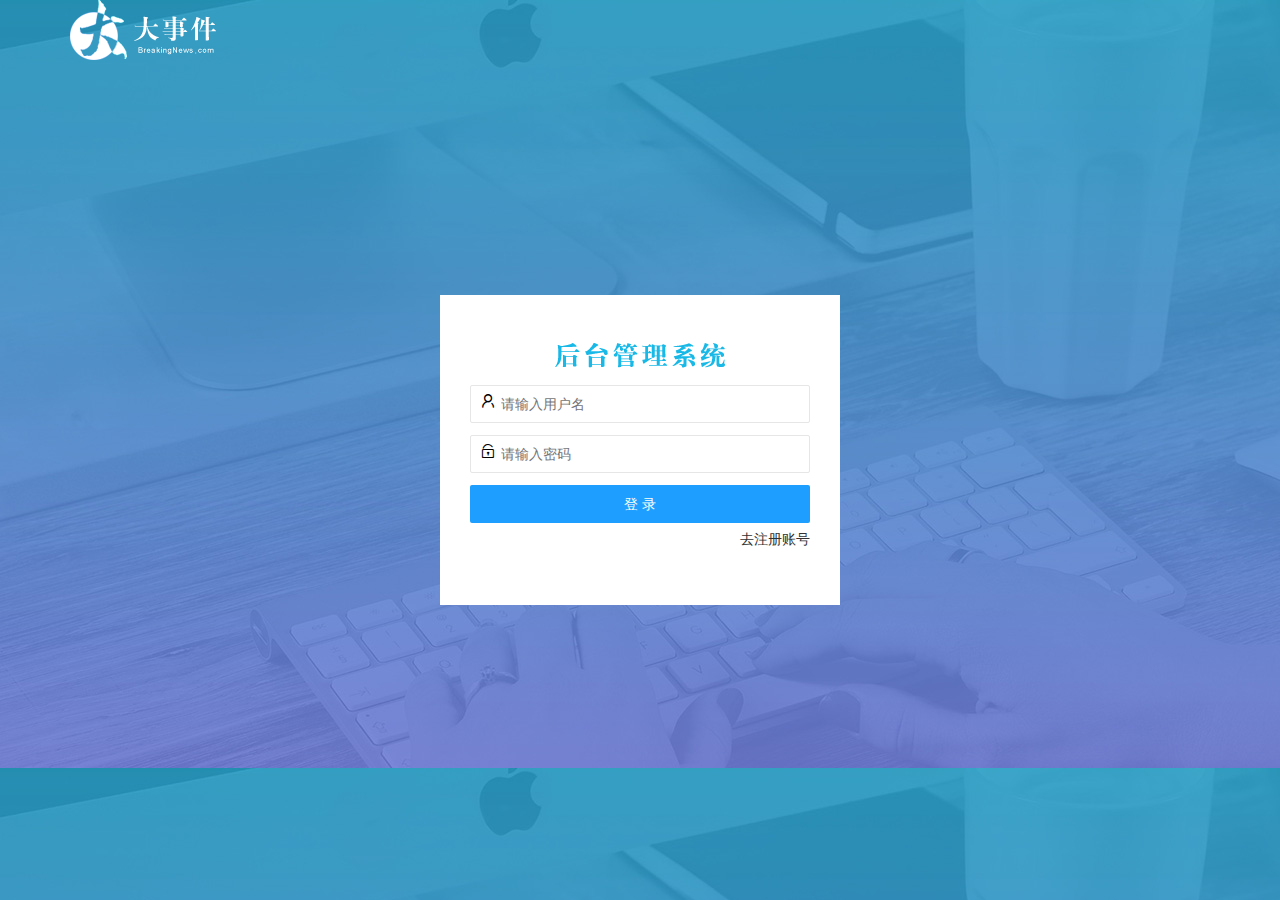
<file: home/index.html>
<!DOCTYPE html>
<html>
  <head>
    <meta charset="utf-8" />
    <meta
      name="viewport"
      content="width=device-width, initial-scale=1, maximum-scale=1"
    />
    <title>大事件项目首页</title>
    <script>
      // 校验：校验token是否存在
      let token = localStorage.getItem("token"); // null
      if (!token) {
          // 没有token信息
          location.href = "login.html";
      }
  </script>
    <link rel="stylesheet" href="/assets/lib/layui/css/layui.css" />
    <link rel="stylesheet" href="/assets/fonts/iconfont.css" />
    <link rel="stylesheet" href="/assets/css/index.css" />
  </head>
  <body class="layui-layout-body">
    <div class="layui-layout layui-layout-admin">
      <div class="layui-header">
        <div class="layui-logo">
          <img src="/assets/images/logo.png" alt="" />
        </div>
        <!-- 头部区域（可配合layui已有的水平导航） -->

        <ul class="layui-nav layui-layout-right">
          <li class="layui-nav-item">
           
            <a href="javascript:;"> <img src="http://t.cn/RCzsdCq" class="layui-nav-img">
              <span class="textProt">u</span>
              个人中心
            </a>
            <dl class="layui-nav-child">
              <dd>
                <a href=""
                  ></i> 基本资料</a
                >
              </dd>
              <dd>
                <a href=""
                  ></i> 更换头像</a
                >
              </dd>
              <dd>
                <a href=""
                  ></i> 重置密码</a
                >
              </dd>
            </dl>
          </li>
          <li class="layui-nav-item" >
            <a href="javascript:;" id='logoutBtn'><span class="iconfont icon-tuichu"></span>退出</a>
          </li>
        </ul>
      </div>

      <div class="layui-side layui-bg-black">
        <div class="layui-side-scroll">
          <!-- 左侧导航区域（可配合layui已有的垂直导航） -->
          <div class="welcome">
            <img src="http://t.cn/RCzsdCq" class="layui-nav-img">
            <span class="textProt">u</span><span class="welcomeText">欢迎MUMU</span>
          </div>
          <ul class="layui-nav layui-nav-tree" lay-filter="test"  lay-shrink='all'>
            <li class="layui-nav-item layui-this">
              <a href="Javascript:;"
                ><span class="iconfont icon-home"></span>首页</a
              >
              
            </li>
            <li class="layui-nav-item ">
              <a class="" href="javascript:;"
                ><span class="iconfont icon-16"></span>文章管理</a
              >
              <dl class="layui-nav-child">
                <dd>
                  <a href="javascript:;"
                    ><i class="layui-icon layui-icon-app"></i> 文章类别</a
                  >
                </dd>
                <dd>
                  <a href="javascript:;"
                    ><i class="layui-icon layui-icon-app"></i> 文章列表</a
                  >
                </dd>
                <dd>
                  <a href="javascript:;"
                    ><i class="layui-icon layui-icon-app"></i> 发布文章</a
                  >
                </dd>
              </dl>
            </li>
            <li class="layui-nav-item layui-nav-itemed">
              <a href="javascript:;"
                ><span class="iconfont icon-user"></span>个人中心</a
              >
              <dl class="layui-nav-child">
                <dd><a href="javascript:;"><i class="layui-icon layui-icon-app"></i>基本资料</a></dd>
                <dd><a href="javascript:;"><i class="layui-icon layui-icon-app"></i>更换头像</a></dd>
                <dd><a href="javascript:;"><i class="layui-icon layui-icon-app"></i>重置密码</a></dd>
              </dl>
            </li>

          </ul>
        </div>
      

      <div class="layui-body">
        <!-- 内容主体区域 -->
        <iframe src="/user/user_pwd.html" name="layBody" frameborder="0"></iframe>
      </div>

      <div class="layui-footer">
        <!-- 底部固定区域 -->
        © www.itheima.com - 黑马程序员
      </div>
    </div>
    <script src="/assets/lib/jquery.js"></script>
    <script src="/assets/js/ajaxBase.js"></script>
    <script src="/assets/lib/layui/layui.all.js"></script>
    <script src="/assets/js/index.js"></script>
    <!-- <script>
      //JavaScript代码区域
      layui.use("element", function () {
        var element = layui.element;
      });
    </script> -->
  </body>
</html>
</file>
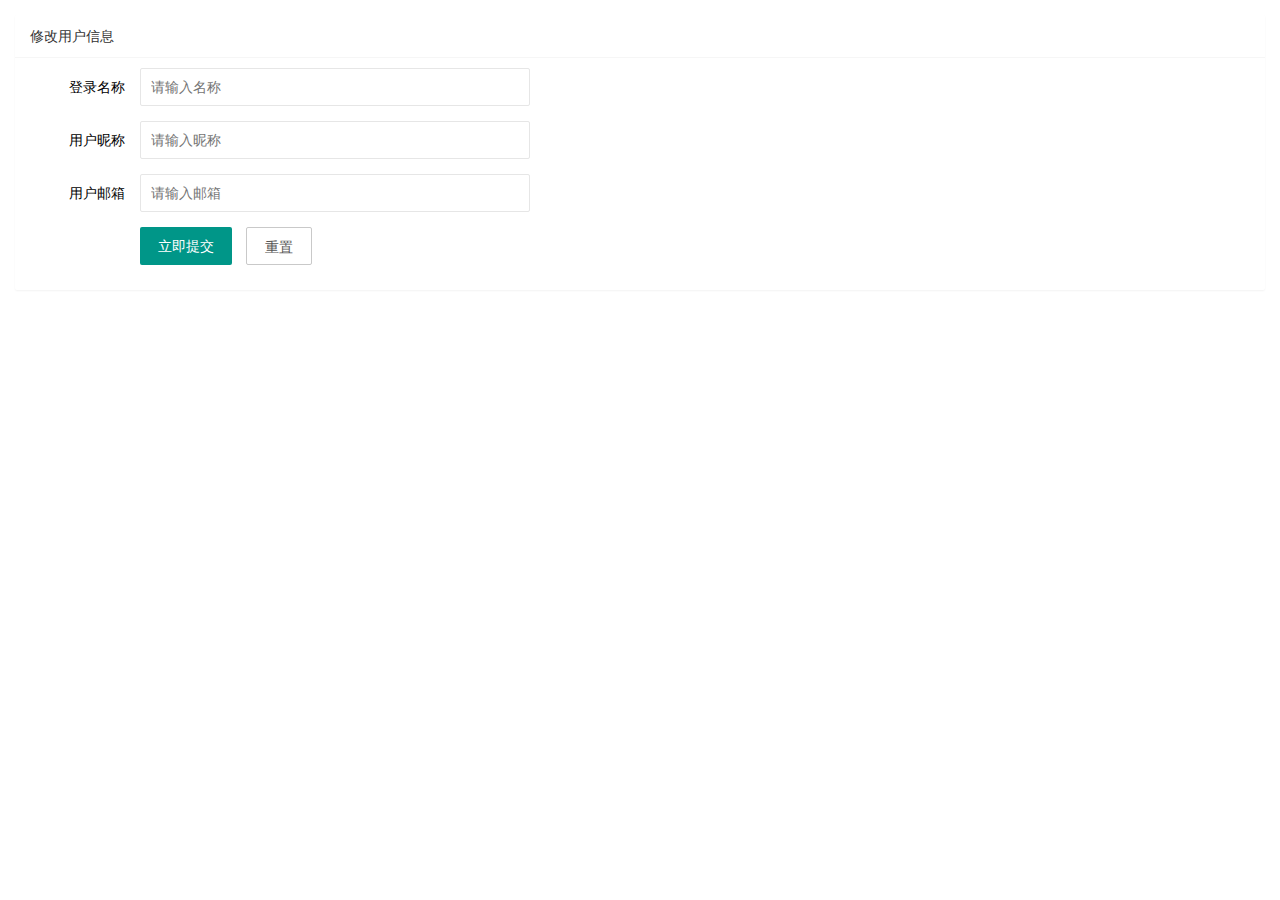
<file: .vscode/user_info.html>
<!DOCTYPE html>
<html lang="en">
  <head>
    <meta charset="UTF-8" />
    <meta name="viewport" content="width=device-width, initial-scale=1.0" />
    <title>Document</title>
    <link rel="stylesheet" href="/assets/lib/layui/css/layui.css" />
    <link rel="stylesheet" href="/assets/css/user_info.css" />
  </head>
  <body>
    <div class="layui-card">
      <div class="layui-card-header">修改用户信息</div>
      <div class="layui-card-body">
        <form class="layui-form" lay-filter="form" action="">
          <div class="layui-form-item layui-hide">
            <label class="layui-form-label">id</label>
            <div class="layui-input-block">
              <input
                type="text"
                name="id"
                required
                lay-verify="required"
                placeholder="请输入名称"
                autocomplete="off"
                class="layui-input"
              />
            </div>
          </div>
          <div class="layui-form-item" readonly>
            <label class="layui-form-label">登录名称</label>
            <div class="layui-input-block">
              <input
                readonly
                type="text"
                name="username"
                required
                lay-verify="required"
                placeholder="请输入名称"
                autocomplete="off"
                class="layui-input"
              />
            </div>
          </div>
          <div class="layui-form-item">
            <label class="layui-form-label">用户昵称</label>
            <div class="layui-input-block">
              <input
                type="text"
                name="nickname"
                required
                lay-verify="required"
                placeholder="请输入昵称"
                autocomplete="off"
                class="layui-input"
              />
            </div>
          </div>
          <div class="layui-form-item">
            <label class="layui-form-label">用户邮箱</label>
            <div class="layui-input-block">
              <input
                type="text"
                name="email"
                required
                lay-verify="required"
                placeholder="请输入邮箱"
                autocomplete="off"
                class="layui-input"
              />
            </div>
          </div>
          <div class="layui-form-item">
            <div class="layui-input-block">
              <button
                class="layui-btn"
                lay-submit
                lay-filter="formDemo"
                id="subBtn"
              >
                立即提交
              </button>
              <button
                type="reset"
                class="layui-btn layui-btn-primary"
                id="resetBtn"
              >
                重置
              </button>
            </div>
          </div>
        </form>
      </div>
    </div>
    <script src="/assets/lib/layui/layui.all.js"></script>
    <script src="/assets/lib/jquery.js"></script>
    <script src="/assets/js/ajaxBase.js"></script>
    <script src="/assets/js/user_info.js"></script>
  </body>
</html>
</file>
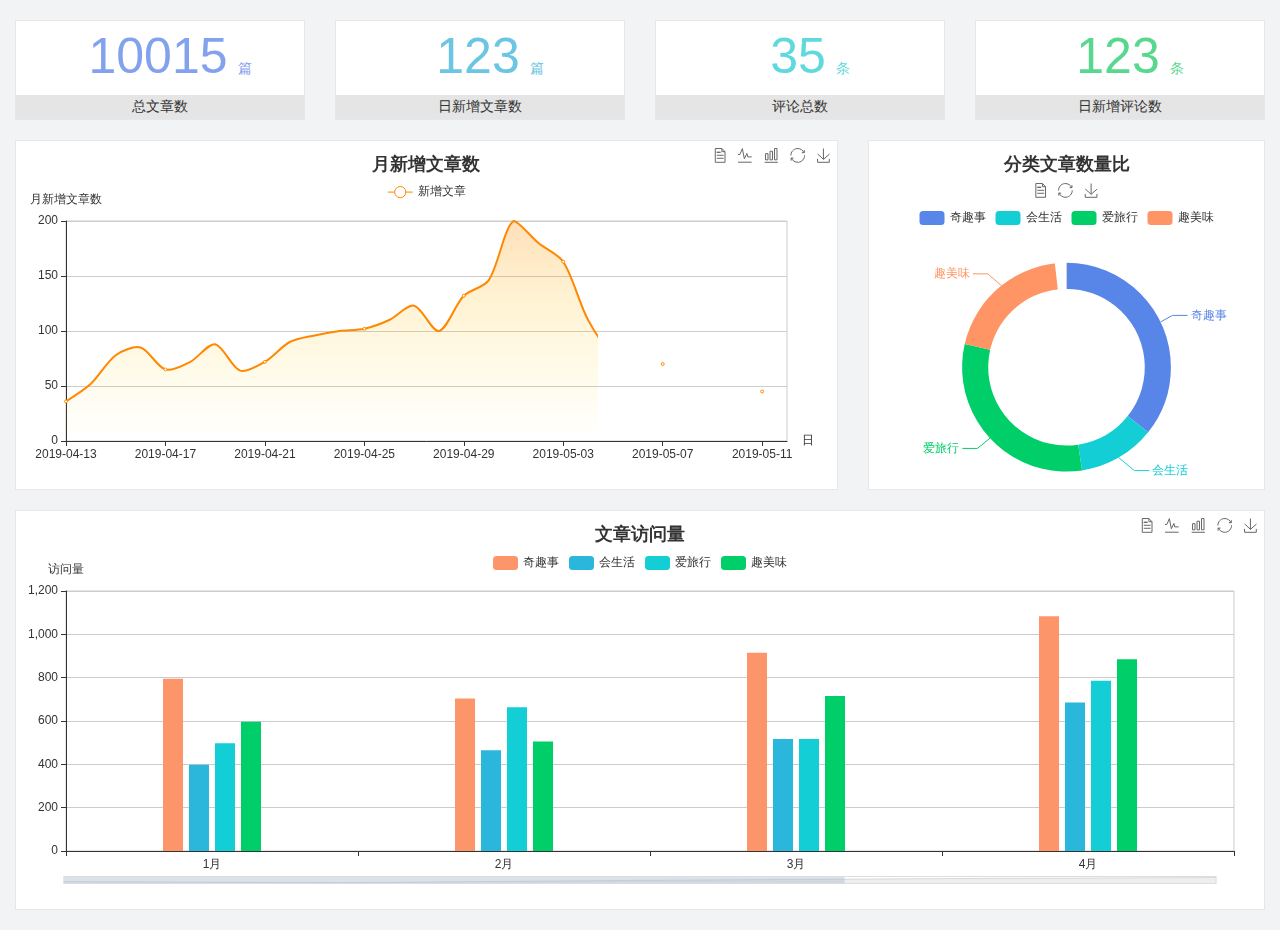
<file: home/dashboard.html>
<!DOCTYPE html>
<html lang="en">
  <head>
    <meta charset="UTF-8" />
    <meta name="viewport" content="width=device-width, initial-scale=1.0" />
    <meta http-equiv="X-UA-Compatible" content="ie=edge" />
    <title>图表统计</title>
    <!-- 提交测试 -->
    <link rel="stylesheet" href="../../assets/lib/bootstrap.css" />
    <link rel="stylesheet" href="../../assets/lib/main.css" />
    <script src="../../assets/lib/jquery.js"></script>
    <script
      type="text/javascript"
      src="../../assets/lib/echarts.min.js"
    ></script>
  </head>

  <body>
    <div class="container-fluid">
      <div class="row spannel_list">
        <div class="col-sm-3 col-xs-6">
          <div class="spannel">
            <em>10015</em><span>篇</span>
            <b>总文章数</b>
          </div>
        </div>
        <div class="col-sm-3 col-xs-6">
          <div class="spannel scolor01">
            <em>123</em><span>篇</span>
            <b>日新增文章数</b>
          </div>
        </div>

        <div class="col-sm-3 col-xs-6">
          <div class="spannel scolor02">
            <em>35</em><span>条</span>
            <b>评论总数</b>
          </div>
        </div>
        <div class="col-sm-3 col-xs-6">
          <div class="spannel scolor03">
            <em>123</em><span>条</span>
            <b>日新增评论数</b>
          </div>
        </div>
      </div>
    </div>

    <div class="container-fluid">
      <div class="row curve-pie">
        <div class="col-lg-8 col-md-8">
          <div class="gragh_pannel" id="curve_show"></div>
        </div>
        <div class="col-lg-4 col-md-4">
          <div class="gragh_pannel" id="pie_show"></div>
        </div>
      </div>
    </div>

    <div class="container-fluid">
      <div class="column_pannel" id="column_show"></div>
    </div>

    <script>
      var oChart = echarts.init(document.getElementById("curve_show"));
      var aList_all = [
        { count: 36, date: "2019-04-13" },
        { count: 52, date: "2019-04-14" },
        { count: 78, date: "2019-04-15" },
        { count: 85, date: "2019-04-16" },
        { count: 65, date: "2019-04-17" },
        { count: 72, date: "2019-04-18" },
        { count: 88, date: "2019-04-19" },
        { count: 64, date: "2019-04-20" },
        { count: 72, date: "2019-04-21" },
        { count: 90, date: "2019-04-22" },
        { count: 96, date: "2019-04-23" },
        { count: 100, date: "2019-04-24" },
        { count: 102, date: "2019-04-25" },
        { count: 110, date: "2019-04-26" },
        { count: 123, date: "2019-04-27" },
        { count: 100, date: "2019-04-28" },
        { count: 132, date: "2019-04-29" },
        { count: 146, date: "2019-04-30" },
        { count: 200, date: "2019-05-01" },
        { count: 180, date: "2019-05-02" },
        { count: 163, date: "2019-05-03" },
        { count: 110, date: "2019-05-04" },
        { count: 80, date: "2019-05-05" },
        { count: 82, date: "2019-05-06" },
        { count: 70, date: "2019-05-07" },
        { count: 65, date: "2019-05-08" },
        { count: 54, date: "2019-05-09" },
        { count: 40, date: "2019-05-10" },
        { count: 45, date: "2019-05-11" },
        { count: 38, date: "2019-05-12" },
      ];

      let aCount = [];
      let aDate = [];

      for (var i = 0; i < aList_all.length; i++) {
        aCount.push(aList_all[i].count);
        aDate.push(aList_all[i].date);
      }

      var chartopt = {
        title: {
          text: "月新增文章数",
          left: "center",
          top: "10",
        },
        tooltip: {
          trigger: "axis",
        },
        legend: {
          data: ["新增文章"],
          top: "40",
        },
        toolbox: {
          show: true,
          feature: {
            mark: { show: true },
            dataView: { show: true, readOnly: false },
            magicType: { show: true, type: ["line", "bar"] },
            restore: { show: true },
            saveAsImage: { show: true },
          },
        },
        calculable: true,
        xAxis: [
          {
            name: "日",
            type: "category",
            boundaryGap: false,
            data: aDate,
          },
        ],
        yAxis: [
          {
            name: "月新增文章数",
            type: "value",
          },
        ],
        series: [
          {
            name: "新增文章",
            type: "line",
            smooth: true,
            itemStyle: {
              normal: { areaStyle: { type: "default" }, color: "#f80" },
              lineStyle: { color: "#f80" },
            },
            data: aCount,
          },
        ],
        areaStyle: {
          normal: {
            color: new echarts.graphic.LinearGradient(0, 0, 0, 1, [
              {
                offset: 0,
                color: "rgba(255,136,0,0.39)",
              },
              {
                offset: 0.34,
                color: "rgba(255,180,0,0.25)",
              },
              {
                offset: 1,
                color: "rgba(255,222,0,0.00)",
              },
            ]),
          },
        },
        grid: {
          show: true,
          x: 50,
          x2: 50,
          y: 80,
          height: 220,
        },
      };

      oChart.setOption(chartopt);

      var oPie = echarts.init(document.getElementById("pie_show"));
      var oPieopt = {
        title: {
          top: 10,
          text: "分类文章数量比",
          x: "center",
        },
        tooltip: {
          trigger: "item",
          formatter: "{a} <br/>{b} : {c} ({d}%)",
        },
        color: ["#5885e8", "#13cfd5", "#00ce68", "#ff9565"],
        legend: {
          x: "center",
          top: 65,
          data: ["奇趣事", "会生活", "爱旅行", "趣美味"],
        },
        toolbox: {
          show: true,
          x: "center",
          top: 35,
          feature: {
            mark: { show: true },
            dataView: { show: true, readOnly: false },
            magicType: {
              show: true,
              type: ["pie", "funnel"],
              option: {
                funnel: {
                  x: "25%",
                  width: "50%",
                  funnelAlign: "left",
                  max: 1548,
                },
              },
            },
            restore: { show: true },
            saveAsImage: { show: true },
          },
        },
        calculable: true,
        series: [
          {
            name: "访问来源",
            type: "pie",
            radius: ["45%", "60%"],
            center: ["50%", "65%"],
            data: [
              { value: 300, name: "奇趣事" },
              { value: 100, name: "会生活" },
              { value: 260, name: "爱旅行" },
              { value: 180, name: "趣美味" },
            ],
          },
        ],
      };
      oPie.setOption(oPieopt);

      var oColumn = this.echarts.init(document.getElementById("column_show"));
      var oColumnopt = {
        title: {
          text: "文章访问量",
          left: "center",
          top: "10",
        },
        tooltip: {
          trigger: "axis",
        },
        legend: {
          data: ["奇趣事", "会生活", "爱旅行", "趣美味"],
          top: "40",
        },
        toolbox: {
          show: true,
          feature: {
            mark: { show: true },
            dataView: { show: true, readOnly: false },
            magicType: { show: true, type: ["line", "bar"] },
            restore: { show: true },
            saveAsImage: { show: true },
          },
        },
        calculable: true,
        xAxis: [
          {
            type: "category",
            data: ["1月", "2月", "3月", "4月", "5月"],
          },
        ],
        yAxis: [
          {
            name: "访问量",
            type: "value",
          },
        ],
        series: [
          {
            name: "奇趣事",
            type: "bar",
            barWidth: 20,
            itemStyle: {
              normal: { areaStyle: { type: "default" }, color: "#fd956a" },
            },
            data: [800, 708, 920, 1090, 1200],
          },
          {
            name: "会生活",
            type: "bar",
            barWidth: 20,
            itemStyle: {
              normal: { areaStyle: { type: "default" }, color: "#2bb6db" },
            },
            data: [400, 468, 520, 690, 800],
          },
          {
            name: "爱旅行",
            type: "bar",
            barWidth: 20,
            itemStyle: {
              normal: { areaStyle: { type: "default" }, color: "#13cfd5" },
            },
            data: [500, 668, 520, 790, 900],
          },
          {
            name: "趣美味",
            type: "bar",
            barWidth: 20,
            itemStyle: {
              normal: { areaStyle: { type: "default" }, color: "#00ce68" },
            },
            data: [600, 508, 720, 890, 1000],
          },
        ],
        grid: {
          show: true,
          x: 50,
          x2: 30,
          y: 80,
          height: 260,
        },
        dataZoom: [
          //给x轴设置滚动条
          {
            start: 0, //默认为0
            end: 100 - 1000 / 31, //默认为100
            type: "slider",
            show: true,
            xAxisIndex: [0],
            handleSize: 0, //滑动条的 左右2个滑动条的大小
            height: 8, //组件高度
            left: 45, //左边的距离
            right: 50, //右边的距离
            bottom: 26, //右边的距离
            handleColor: "#ddd", //h滑动图标的颜色
            handleStyle: {
              borderColor: "#cacaca",
              borderWidth: "1",
              shadowBlur: 2,
              background: "#ddd",
              shadowColor: "#ddd",
            },
          },
        ],
      };
      oColumn.setOption(oColumnopt);
    </script>
  </body>
</html>
</file>
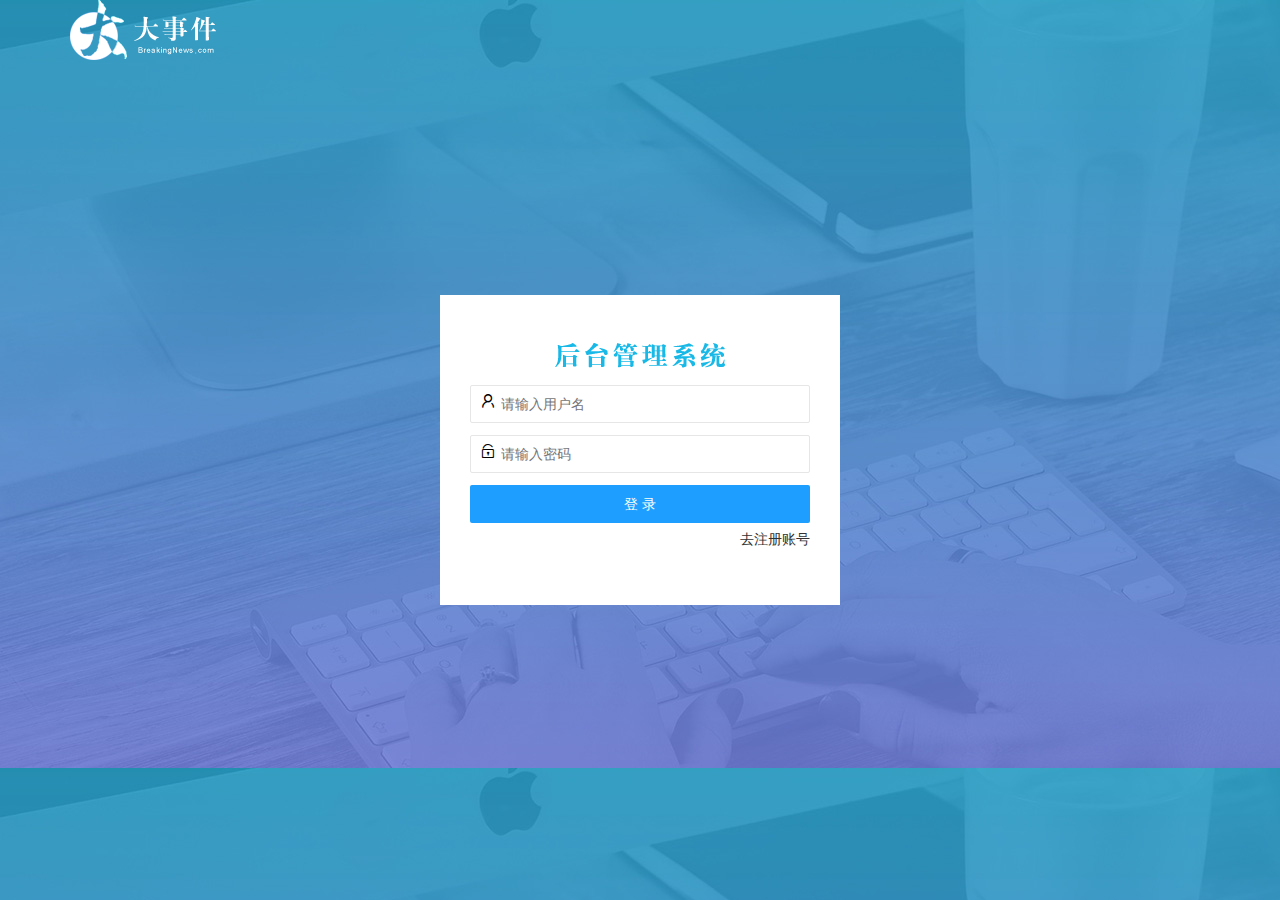
<file: home/login.html>
<!DOCTYPE html>
<html lang="en">
  <head>
    <meta charset="UTF-8" />
    <meta name="viewport" content="width=device-width, initial-scale=1.0" />
    <title>大事件项目_登录页面</title>
    <link rel="stylesheet" href="/assets/lib/layui/css/layui.css" />
    <link rel="stylesheet" href="/assets/css/login.css" />
  </head>
  <body>
    <div class="layui-main logo">
      <img src="/assets/images/logo.png" alt="" />
    </div>
    <div class="box">
      <!-- 登录页面 -->
      <div class="login">
        <form class="layui-form" action="">
          <div class="title"></div>
          <div>
            <i class="layui-icon layui-icon-username"></i>
            <input
              type="text"
              name="username"
              required
              lay-verify="required"
              placeholder="请输入用户名"
              autocomplete="off"
              class="layui-input"
            />
          </div>
          <div>
            <i class="layui-icon layui-icon-password"></i>
            <input
              type="password"
              name="password"
              required
              lay-verify="required|pass"
              placeholder="请输入密码"
              autocomplete="off"
              class="layui-input"
            />
          </div>

          <button
            class="layui-btn layui-btn-normal layui-btn-fluid"
            lay-submit
            lay-filter="formDemo"
          >
            登 录
          </button>
          <a href="javascript:;" class="linkBtn login_link">去注册账号</a>
        </form>
      </div>
      <!-- 注册页面 -->
      <div class="register">
        <form class="layui-form" action="">
          <div class="title"></div>
          <div>
            <i class="layui-icon layui-icon-username"></i>
            <input
              type="text"
              name="username"
              required
              lay-verify="required"
              placeholder="请输入用户名"
              autocomplete="off"
              class="layui-input"
            />
          </div>
          <div>
            <i class="layui-icon layui-icon-password"></i>
            <input
              type="password"
              name="password"
              id="pwd"
              required
              lay-verify="required|pass"
              placeholder="请输入密码"
              autocomplete="off"
              class="layui-input"
            />
            <!--  -->

            <!--  -->
          </div>
          <div>
            <i class="layui-icon layui-icon-password"></i>
            <input
              type="password"
              id="repwd"
              required
              lay-verify="required|pass|checkRepwd"
              placeholder="再次输入密码"
              autocomplete="off"
              class="layui-input"
            />
          </div>

          <button
            class="layui-btn layui-btn-normal layui-btn-fluid"
            lay-submit
            lay-filter="formDemo"
            id="register"
          >
            注 册
          </button>
          <a href="javascript:;" class="linkBtn register_link">去登陆</a>
        </form>
      </div>
    </div>
    <script src="/assets/lib/jquery.js"></script>
    <script src="/assets/lib/layui/layui.all.js"></script>
    <script src="/assets/js/ajaxBase.js"></script>
    <script src="/assets/js/login.js"></script>
  </body>
</html>
</file>
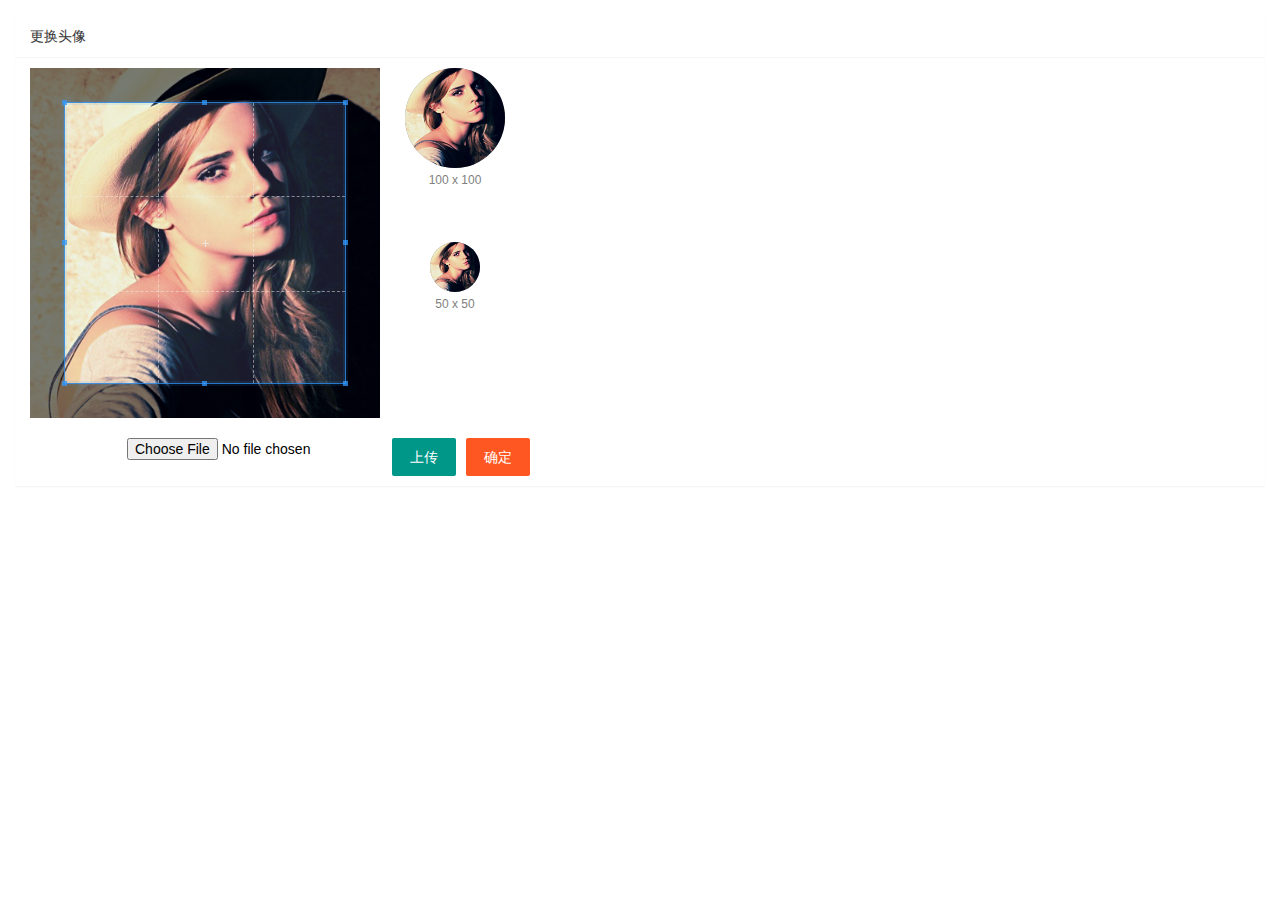
<file: user/user_avatar.html>
<!DOCTYPE html>
<html lang="en">
  <head>
    <meta charset="UTF-8" />
    <meta name="viewport" content="width=device-width, initial-scale=1.0" />
    <title>Document</title>
    <link rel="stylesheet" href="/assets/lib/layui/css/layui.css" />
    <link rel="stylesheet" href="/assets/lib/cropper/cropper.css" />
    <link rel="stylesheet" href="/assets/css/user_avatar.css" />
  </head>
  <body>
    <div class="layui-card">
      <div class="layui-card-header">更换头像</div>
      <div class="layui-card-body">
        <!-- 第一行的图片裁剪和预览区域 -->
        <div class="row1">
          <!-- 图片裁剪区域 -->
          <div class="cropper-box">
            <!-- 这个 img 标签很重要，将来会把它初始化为裁剪区域 -->
            <img id="image" src="/assets/images/sample.jpg" />
          </div>
          <!-- 图片的预览区域 -->
          <div class="preview-box">
            <div>
              <!-- 宽高为 100px 的预览区域 -->
              <div class="img-preview w100"></div>
              <p class="size">100 x 100</p>
            </div>
            <div>
              <!-- 宽高为 50px 的预览区域 -->
              <div class="img-preview w50"></div>
              <p class="size">50 x 50</p>
            </div>
          </div>
        </div>

        <!-- 第二行的按钮区域 -->
        <div class="row2">
          <input
            type="file"
            name="avatarPic"
            id="avatarPic"
            class="fileSub"
            accept="image/*"
          />
          <!-- <input
            type="file"
            name="avatarPic"
            id="avatarPic"
            class="layui-hide fileSub"
            accept="image/*"
          /> -->
          <button type="button" class="layui-btn" id="subBtn">上传</button>
          <button type="button" class="layui-btn layui-btn-danger" id="sureBtn">
            确定
          </button>
        </div>
      </div>
    </div>

    <script src="/assets/lib/layui/layui.all.js"></script>
    <script src="/assets/lib/jquery.js"></script>
    <script src="/assets/lib/cropper/Cropper.js"></script>
    <script src="/assets/lib/cropper/jquery-cropper.js"></script>
    <!-- <script src="/assets/lib/jquery.js"></script> -->
    <script src="/assets/js/ajaxBase.js"></script>
    <script src="/assets/js/user_avatar.js"></script>
  </body>
</html>
</file>
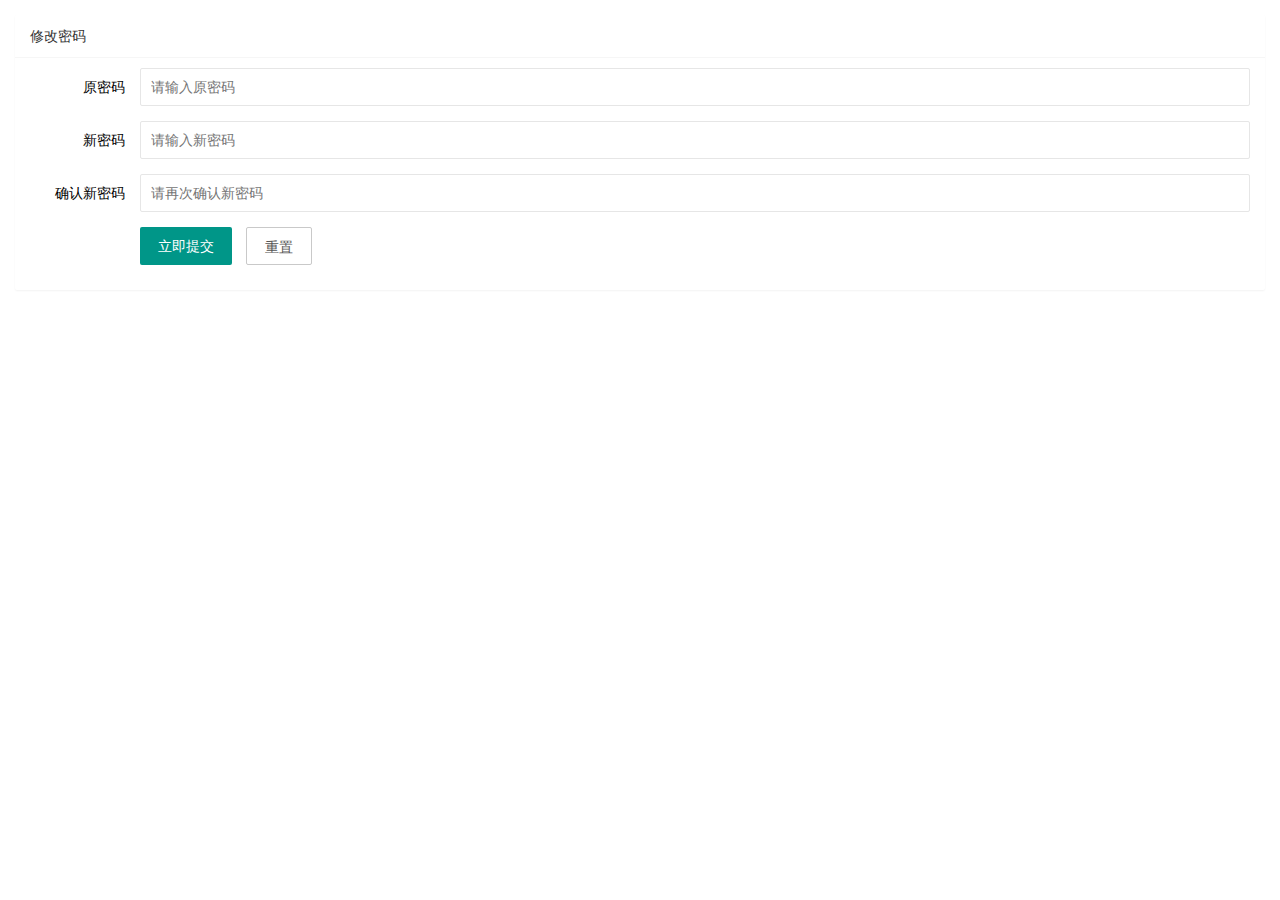
<file: user/user_pwd.html>
<!DOCTYPE html>
<html lang="en">
  <head>
    <meta charset="UTF-8" />
    <meta name="viewport" content="width=device-width, initial-scale=1.0" />
    <title>Document</title>
    <link rel="stylesheet" href="/assets/lib/layui/css/layui.css" />
    <link rel="stylesheet" href="/assets/css/user_pwd.css" />
  </head>

  <body>
    <div class="layui-card">
      <div class="layui-card-header">修改密码</div>
      <div class="layui-card-body">
        <form class="layui-form" lay-filter="form" action="" id="formPwd">
          <div class="layui-form-item" readonly>
            <label class="layui-form-label">原密码</label>
            <div class="layui-input-block">
              <input
                type="text"
                name="oldPwd"
                required
                lay-verify="required|pass"
                placeholder="请输入原密码"
                autocomplete="off"
                class="layui-input"
              />
            </div>
          </div>
          <div class="layui-form-item">
            <label class="layui-form-label">新密码</label>
            <div class="layui-input-block">
              <input
                id="newPwd"
                type="text"
                name="newPwd"
                required
                lay-verify="required|pass"
                placeholder="请输入新密码"
                autocomplete="off"
                class="layui-input"
              />
            </div>
          </div>
          <div class="layui-form-item">
            <label class="layui-form-label">确认新密码</label>
            <div class="layui-input-block">
              <input
                type="text"
                required
                lay-verify="required|pass|reword"
                placeholder="请再次确认新密码"
                autocomplete="off"
                class="layui-input"
              />
            </div>
          </div>
          <div class="layui-form-item">
            <div class="layui-input-block">
              <button
                class="layui-btn"
                lay-submit
                lay-filter="formDemo"
                id="subBtn"
              >
                立即提交
              </button>
              <button
                type="reset"
                class="layui-btn layui-btn-primary"
                id="resetBtn"
              >
                重置
              </button>
            </div>
          </div>
        </form>
      </div>
    </div>
    <script src="/assets/lib/layui/layui.all.js"></script>
    <script src="/assets/lib/jquery.js"></script>
    <script src="/assets/js/ajaxBase.js"></script>
    <script src="/assets/js/user_pwd.js"></script>
  </body>
</html>
</file>
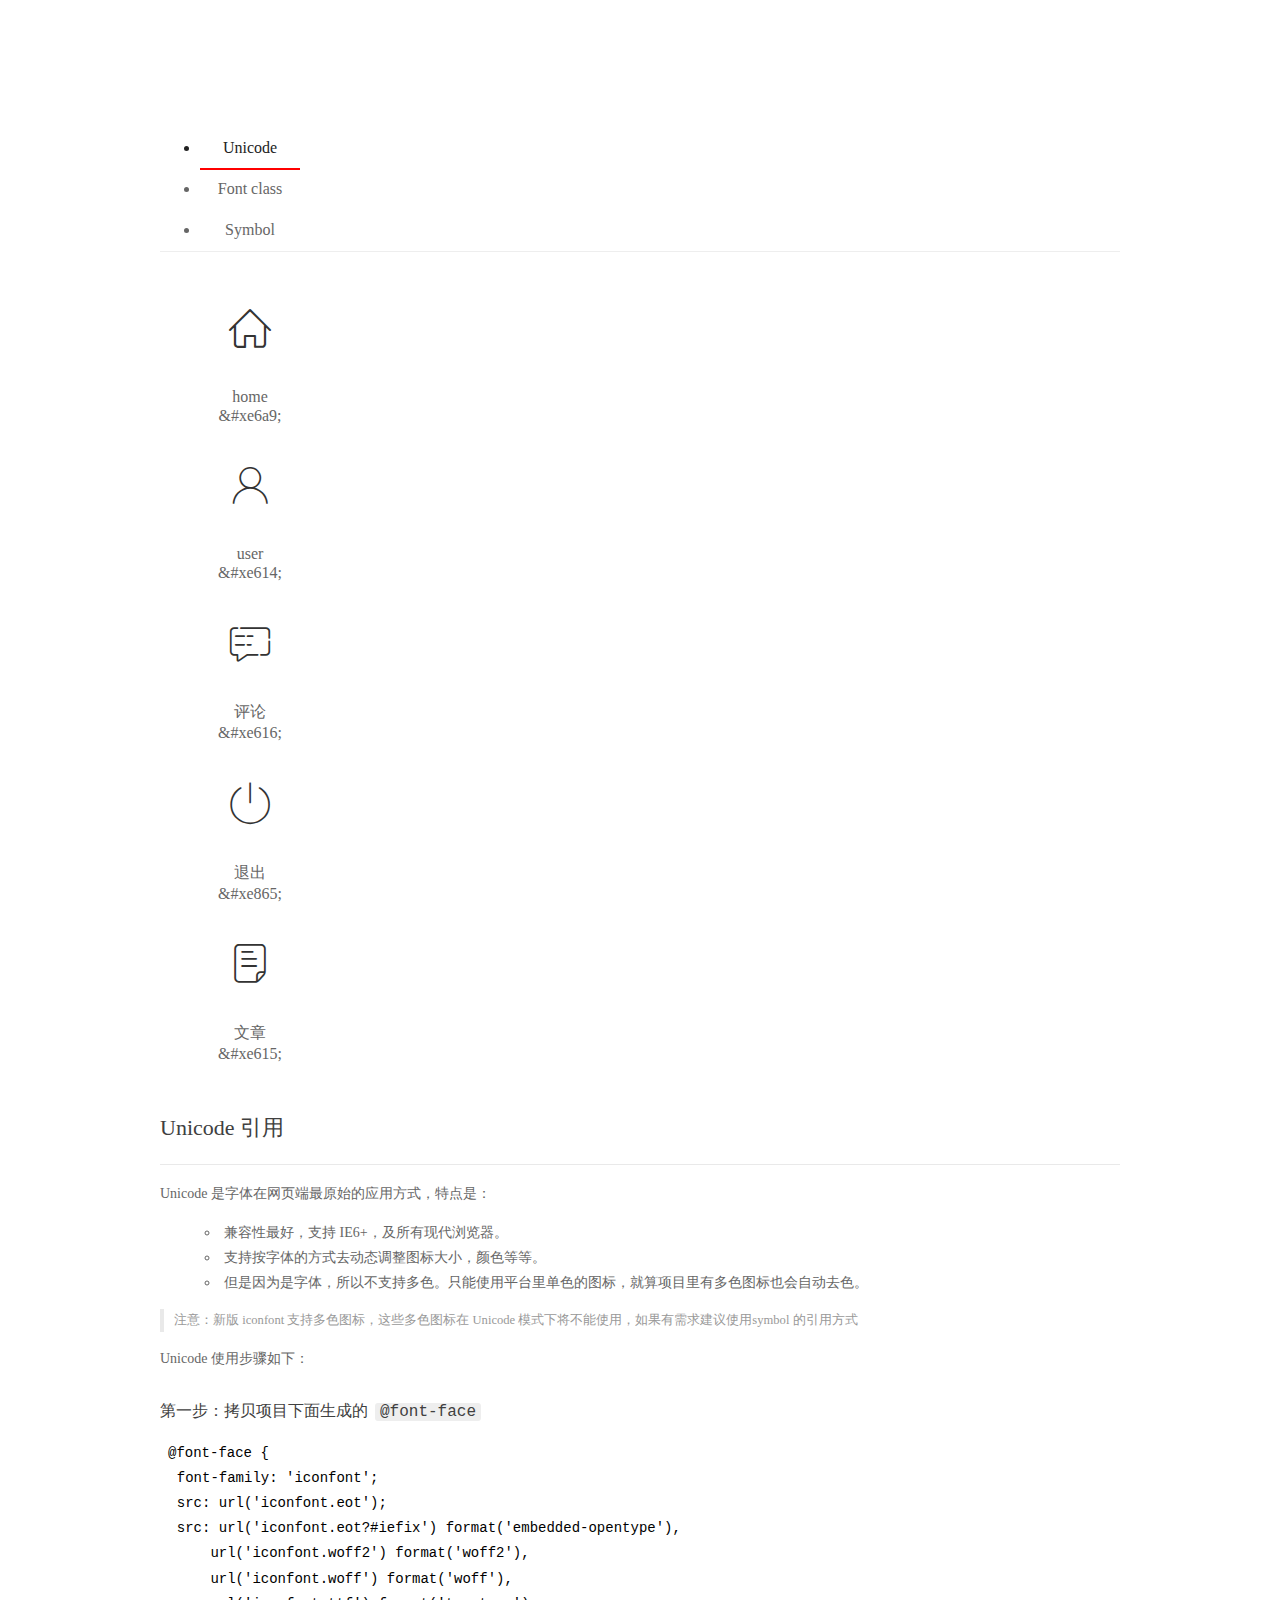
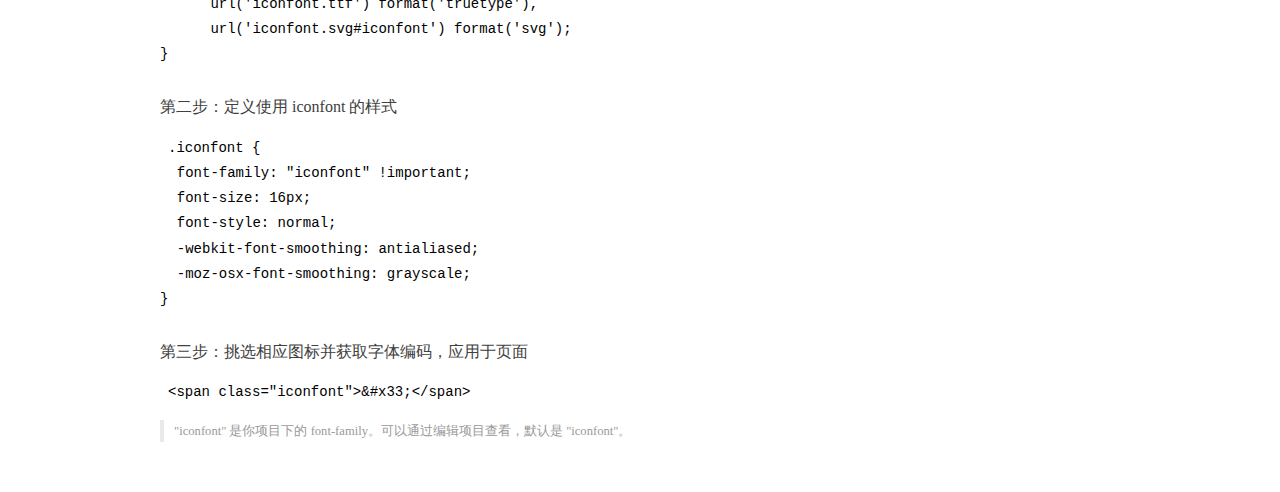
<file: assets/fonts/demo_index.html>
<!DOCTYPE html>
<html>
<head>
  <meta charset="utf-8"/>
  <title>IconFont Demo</title>
  <link rel="shortcut icon" href="https://gtms04.alicdn.com/tps/i4/TB1_oz6GVXXXXaFXpXXJDFnIXXX-64-64.ico" type="image/x-icon"/>
  <link rel="stylesheet" href="https://g.alicdn.com/thx/cube/1.3.2/cube.min.css">
  <link rel="stylesheet" href="demo.css">
  <link rel="stylesheet" href="iconfont.css">
  <script src="iconfont.js"></script>
  <!-- jQuery -->
  <script src="https://a1.alicdn.com/oss/uploads/2018/12/26/7bfddb60-08e8-11e9-9b04-53e73bb6408b.js"></script>
  <!-- 代码高亮 -->
  <script src="https://a1.alicdn.com/oss/uploads/2018/12/26/a3f714d0-08e6-11e9-8a15-ebf944d7534c.js"></script>
</head>
<body>
  <div class="main">
    <h1 class="logo"><a href="https://www.iconfont.cn/" title="iconfont 首页" target="_blank">&#xe86b;</a></h1>
    <div class="nav-tabs">
      <ul id="tabs" class="dib-box">
        <li class="dib active"><span>Unicode</span></li>
        <li class="dib"><span>Font class</span></li>
        <li class="dib"><span>Symbol</span></li>
      </ul>
      
    </div>
    <div class="tab-container">
      <div class="content unicode" style="display: block;">
          <ul class="icon_lists dib-box">
          
            <li class="dib">
              <span class="icon iconfont">&#xe6a9;</span>
                <div class="name">home</div>
                <div class="code-name">&amp;#xe6a9;</div>
              </li>
          
            <li class="dib">
              <span class="icon iconfont">&#xe614;</span>
                <div class="name">user</div>
                <div class="code-name">&amp;#xe614;</div>
              </li>
          
            <li class="dib">
              <span class="icon iconfont">&#xe616;</span>
                <div class="name">评论</div>
                <div class="code-name">&amp;#xe616;</div>
              </li>
          
            <li class="dib">
              <span class="icon iconfont">&#xe865;</span>
                <div class="name">退出</div>
                <div class="code-name">&amp;#xe865;</div>
              </li>
          
            <li class="dib">
              <span class="icon iconfont">&#xe615;</span>
                <div class="name">文章</div>
                <div class="code-name">&amp;#xe615;</div>
              </li>
          
          </ul>
          <div class="article markdown">
          <h2 id="unicode-">Unicode 引用</h2>
          <hr>

          <p>Unicode 是字体在网页端最原始的应用方式，特点是：</p>
          <ul>
            <li>兼容性最好，支持 IE6+，及所有现代浏览器。</li>
            <li>支持按字体的方式去动态调整图标大小，颜色等等。</li>
            <li>但是因为是字体，所以不支持多色。只能使用平台里单色的图标，就算项目里有多色图标也会自动去色。</li>
          </ul>
          <blockquote>
            <p>注意：新版 iconfont 支持多色图标，这些多色图标在 Unicode 模式下将不能使用，如果有需求建议使用symbol 的引用方式</p>
          </blockquote>
          <p>Unicode 使用步骤如下：</p>
          <h3 id="-font-face">第一步：拷贝项目下面生成的 <code>@font-face</code></h3>
<pre><code class="language-css"
>@font-face {
  font-family: 'iconfont';
  src: url('iconfont.eot');
  src: url('iconfont.eot?#iefix') format('embedded-opentype'),
      url('iconfont.woff2') format('woff2'),
      url('iconfont.woff') format('woff'),
      url('iconfont.ttf') format('truetype'),
      url('iconfont.svg#iconfont') format('svg');
}
</code></pre>
          <h3 id="-iconfont-">第二步：定义使用 iconfont 的样式</h3>
<pre><code class="language-css"
>.iconfont {
  font-family: "iconfont" !important;
  font-size: 16px;
  font-style: normal;
  -webkit-font-smoothing: antialiased;
  -moz-osx-font-smoothing: grayscale;
}
</code></pre>
          <h3 id="-">第三步：挑选相应图标并获取字体编码，应用于页面</h3>
<pre>
<code class="language-html"
>&lt;span class="iconfont"&gt;&amp;#x33;&lt;/span&gt;
</code></pre>
          <blockquote>
            <p>"iconfont" 是你项目下的 font-family。可以通过编辑项目查看，默认是 "iconfont"。</p>
          </blockquote>
          </div>
      </div>
      <div class="content font-class">
        <ul class="icon_lists dib-box">
          
          <li class="dib">
            <span class="icon iconfont icon-home"></span>
            <div class="name">
              home
            </div>
            <div class="code-name">.icon-home
            </div>
          </li>
          
          <li class="dib">
            <span class="icon iconfont icon-user"></span>
            <div class="name">
              user
            </div>
            <div class="code-name">.icon-user
            </div>
          </li>
          
          <li class="dib">
            <span class="icon iconfont icon-pinglun"></span>
            <div class="name">
              评论
            </div>
            <div class="code-name">.icon-pinglun
            </div>
          </li>
          
          <li class="dib">
            <span class="icon iconfont icon-tuichu"></span>
            <div class="name">
              退出
            </div>
            <div class="code-name">.icon-tuichu
            </div>
          </li>
          
          <li class="dib">
            <span class="icon iconfont icon-16"></span>
            <div class="name">
              文章
            </div>
            <div class="code-name">.icon-16
            </div>
          </li>
          
        </ul>
        <div class="article markdown">
        <h2 id="font-class-">font-class 引用</h2>
        <hr>

        <p>font-class 是 Unicode 使用方式的一种变种，主要是解决 Unicode 书写不直观，语意不明确的问题。</p>
        <p>与 Unicode 使用方式相比，具有如下特点：</p>
        <ul>
          <li>兼容性良好，支持 IE8+，及所有现代浏览器。</li>
          <li>相比于 Unicode 语意明确，书写更直观。可以很容易分辨这个 icon 是什么。</li>
          <li>因为使用 class 来定义图标，所以当要替换图标时，只需要修改 class 里面的 Unicode 引用。</li>
          <li>不过因为本质上还是使用的字体，所以多色图标还是不支持的。</li>
        </ul>
        <p>使用步骤如下：</p>
        <h3 id="-fontclass-">第一步：引入项目下面生成的 fontclass 代码：</h3>
<pre><code class="language-html">&lt;link rel="stylesheet" href="./iconfont.css"&gt;
</code></pre>
        <h3 id="-">第二步：挑选相应图标并获取类名，应用于页面：</h3>
<pre><code class="language-html">&lt;span class="iconfont icon-xxx"&gt;&lt;/span&gt;
</code></pre>
        <blockquote>
          <p>"
            iconfont" 是你项目下的 font-family。可以通过编辑项目查看，默认是 "iconfont"。</p>
        </blockquote>
      </div>
      </div>
      <div class="content symbol">
          <ul class="icon_lists dib-box">
          
            <li class="dib">
                <svg class="icon svg-icon" aria-hidden="true">
                  <use xlink:href="#icon-home"></use>
                </svg>
                <div class="name">home</div>
                <div class="code-name">#icon-home</div>
            </li>
          
            <li class="dib">
                <svg class="icon svg-icon" aria-hidden="true">
                  <use xlink:href="#icon-user"></use>
                </svg>
                <div class="name">user</div>
                <div class="code-name">#icon-user</div>
            </li>
          
            <li class="dib">
                <svg class="icon svg-icon" aria-hidden="true">
                  <use xlink:href="#icon-pinglun"></use>
                </svg>
                <div class="name">评论</div>
                <div class="code-name">#icon-pinglun</div>
            </li>
          
            <li class="dib">
                <svg class="icon svg-icon" aria-hidden="true">
                  <use xlink:href="#icon-tuichu"></use>
                </svg>
                <div class="name">退出</div>
                <div class="code-name">#icon-tuichu</div>
            </li>
          
            <li class="dib">
                <svg class="icon svg-icon" aria-hidden="true">
                  <use xlink:href="#icon-16"></use>
                </svg>
                <div class="name">文章</div>
                <div class="code-name">#icon-16</div>
            </li>
          
          </ul>
          <div class="article markdown">
          <h2 id="symbol-">Symbol 引用</h2>
          <hr>

          <p>这是一种全新的使用方式，应该说这才是未来的主流，也是平台目前推荐的用法。相关介绍可以参考这篇<a href="">文章</a>
            这种用法其实是做了一个 SVG 的集合，与另外两种相比具有如下特点：</p>
          <ul>
            <li>支持多色图标了，不再受单色限制。</li>
            <li>通过一些技巧，支持像字体那样，通过 <code>font-size</code>, <code>color</code> 来调整样式。</li>
            <li>兼容性较差，支持 IE9+，及现代浏览器。</li>
            <li>浏览器渲染 SVG 的性能一般，还不如 png。</li>
          </ul>
          <p>使用步骤如下：</p>
          <h3 id="-symbol-">第一步：引入项目下面生成的 symbol 代码：</h3>
<pre><code class="language-html">&lt;script src="./iconfont.js"&gt;&lt;/script&gt;
</code></pre>
          <h3 id="-css-">第二步：加入通用 CSS 代码（引入一次就行）：</h3>
<pre><code class="language-html">&lt;style&gt;
.icon {
  width: 1em;
  height: 1em;
  vertical-align: -0.15em;
  fill: currentColor;
  overflow: hidden;
}
&lt;/style&gt;
</code></pre>
          <h3 id="-">第三步：挑选相应图标并获取类名，应用于页面：</h3>
<pre><code class="language-html">&lt;svg class="icon" aria-hidden="true"&gt;
  &lt;use xlink:href="#icon-xxx"&gt;&lt;/use&gt;
&lt;/svg&gt;
</code></pre>
          </div>
      </div>

    </div>
  </div>
  <script>
  $(document).ready(function () {
      $('.tab-container .content:first').show()

      $('#tabs li').click(function (e) {
        var tabContent = $('.tab-container .content')
        var index = $(this).index()

        if ($(this).hasClass('active')) {
          return
        } else {
          $('#tabs li').removeClass('active')
          $(this).addClass('active')

          tabContent.hide().eq(index).fadeIn()
        }
      })
    })
  </script>
</body>
</html>
</file>
<file: assets/lib/layui/css/layui.css>
/** layui-v2.5.6 MIT License By https://www.layui.com */
 .layui-inline,img{display:inline-block;vertical-align:middle}h1,h2,h3,h4,h5,h6{font-weight:400}.layui-edge,.layui-header,.layui-inline,.layui-main{position:relative}.layui-body,.layui-edge,.layui-elip{overflow:hidden}.layui-btn,.layui-edge,.layui-inline,img{vertical-align:middle}.layui-btn,.layui-disabled,.layui-icon,.layui-unselect{-moz-user-select:none;-webkit-user-select:none;-ms-user-select:none}.layui-elip,.layui-form-checkbox span,.layui-form-pane .layui-form-label{text-overflow:ellipsis;white-space:nowrap}.layui-breadcrumb,.layui-tree-btnGroup{visibility:hidden}blockquote,body,button,dd,div,dl,dt,form,h1,h2,h3,h4,h5,h6,input,li,ol,p,pre,td,textarea,th,ul{margin:0;padding:0;-webkit-tap-highlight-color:rgba(0,0,0,0)}a:active,a:hover{outline:0}img{border:none}li{list-style:none}table{border-collapse:collapse;border-spacing:0}h4,h5,h6{font-size:100%}button,input,optgroup,option,select,textarea{font-family:inherit;font-size:inherit;font-style:inherit;font-weight:inherit;outline:0}pre{white-space:pre-wrap;white-space:-moz-pre-wrap;white-space:-pre-wrap;white-space:-o-pre-wrap;word-wrap:break-word}body{line-height:24px;font:14px Helvetica Neue,Helvetica,PingFang SC,Tahoma,Arial,sans-serif}hr{height:1px;margin:10px 0;border:0;clear:both}a{color:#333;text-decoration:none}a:hover{color:#777}a cite{font-style:normal;*cursor:pointer}.layui-border-box,.layui-border-box *{box-sizing:border-box}.layui-box,.layui-box *{box-sizing:content-box}.layui-clear{clear:both;*zoom:1}.layui-clear:after{content:'\20';clear:both;*zoom:1;display:block;height:0}.layui-inline{*display:inline;*zoom:1}.layui-edge{display:inline-block;width:0;height:0;border-width:6px;border-style:dashed;border-color:transparent}.layui-edge-top{top:-4px;border-bottom-color:#999;border-bottom-style:solid}.layui-edge-right{border-left-color:#999;border-left-style:solid}.layui-edge-bottom{top:2px;border-top-color:#999;border-top-style:solid}.layui-edge-left{border-right-color:#999;border-right-style:solid}.layui-disabled,.layui-disabled:hover{color:#d2d2d2!important;cursor:not-allowed!important}.layui-circle{border-radius:100%}.layui-show{display:block!important}.layui-hide{display:none!important}@font-face{font-family:layui-icon;src:url(../font/iconfont.eot?v=256);src:url(../font/iconfont.eot?v=256#iefix) format('embedded-opentype'),url(../font/iconfont.woff2?v=256) format('woff2'),url(../font/iconfont.woff?v=256) format('woff'),url(../font/iconfont.ttf?v=256) format('truetype'),url(../font/iconfont.svg?v=256#layui-icon) format('svg')}.layui-icon{font-family:layui-icon!important;font-size:16px;font-style:normal;-webkit-font-smoothing:antialiased;-moz-osx-font-smoothing:grayscale}.layui-icon-reply-fill:before{content:"\e611"}.layui-icon-set-fill:before{content:"\e614"}.layui-icon-menu-fill:before{content:"\e60f"}.layui-icon-search:before{content:"\e615"}.layui-icon-share:before{content:"\e641"}.layui-icon-set-sm:before{content:"\e620"}.layui-icon-engine:before{content:"\e628"}.layui-icon-close:before{content:"\1006"}.layui-icon-close-fill:before{content:"\1007"}.layui-icon-chart-screen:before{content:"\e629"}.layui-icon-star:before{content:"\e600"}.layui-icon-circle-dot:before{content:"\e617"}.layui-icon-chat:before{content:"\e606"}.layui-icon-release:before{content:"\e609"}.layui-icon-list:before{content:"\e60a"}.layui-icon-chart:before{content:"\e62c"}.layui-icon-ok-circle:before{content:"\1005"}.layui-icon-layim-theme:before{content:"\e61b"}.layui-icon-table:before{content:"\e62d"}.layui-icon-right:before{content:"\e602"}.layui-icon-left:before{content:"\e603"}.layui-icon-cart-simple:before{content:"\e698"}.layui-icon-face-cry:before{content:"\e69c"}.layui-icon-face-smile:before{content:"\e6af"}.layui-icon-survey:before{content:"\e6b2"}.layui-icon-tree:before{content:"\e62e"}.layui-icon-ie:before{content:"\e7bb"}.layui-icon-upload-circle:before{content:"\e62f"}.layui-icon-add-circle:before{content:"\e61f"}.layui-icon-download-circle:before{content:"\e601"}.layui-icon-templeate-1:before{content:"\e630"}.layui-icon-util:before{content:"\e631"}.layui-icon-face-surprised:before{content:"\e664"}.layui-icon-edit:before{content:"\e642"}.layui-icon-speaker:before{content:"\e645"}.layui-icon-down:before{content:"\e61a"}.layui-icon-file:before{content:"\e621"}.layui-icon-layouts:before{content:"\e632"}.layui-icon-rate-half:before{content:"\e6c9"}.layui-icon-add-circle-fine:before{content:"\e608"}.layui-icon-prev-circle:before{content:"\e633"}.layui-icon-read:before{content:"\e705"}.layui-icon-404:before{content:"\e61c"}.layui-icon-carousel:before{content:"\e634"}.layui-icon-help:before{content:"\e607"}.layui-icon-code-circle:before{content:"\e635"}.layui-icon-windows:before{content:"\e67f"}.layui-icon-water:before{content:"\e636"}.layui-icon-username:before{content:"\e66f"}.layui-icon-find-fill:before{content:"\e670"}.layui-icon-about:before{content:"\e60b"}.layui-icon-location:before{content:"\e715"}.layui-icon-up:before{content:"\e619"}.layui-icon-pause:before{content:"\e651"}.layui-icon-date:before{content:"\e637"}.layui-icon-layim-uploadfile:before{content:"\e61d"}.layui-icon-delete:before{content:"\e640"}.layui-icon-play:before{content:"\e652"}.layui-icon-top:before{content:"\e604"}.layui-icon-firefox:before{content:"\e686"}.layui-icon-friends:before{content:"\e612"}.layui-icon-refresh-3:before{content:"\e9aa"}.layui-icon-ok:before{content:"\e605"}.layui-icon-layer:before{content:"\e638"}.layui-icon-face-smile-fine:before{content:"\e60c"}.layui-icon-dollar:before{content:"\e659"}.layui-icon-group:before{content:"\e613"}.layui-icon-layim-download:before{content:"\e61e"}.layui-icon-picture-fine:before{content:"\e60d"}.layui-icon-link:before{content:"\e64c"}.layui-icon-diamond:before{content:"\e735"}.layui-icon-log:before{content:"\e60e"}.layui-icon-key:before{content:"\e683"}.layui-icon-rate-solid:before{content:"\e67a"}.layui-icon-fonts-del:before{content:"\e64f"}.layui-icon-unlink:before{content:"\e64d"}.layui-icon-fonts-clear:before{content:"\e639"}.layui-icon-triangle-r:before{content:"\e623"}.layui-icon-circle:before{content:"\e63f"}.layui-icon-radio:before{content:"\e643"}.layui-icon-align-center:before{content:"\e647"}.layui-icon-align-right:before{content:"\e648"}.layui-icon-align-left:before{content:"\e649"}.layui-icon-loading-1:before{content:"\e63e"}.layui-icon-return:before{content:"\e65c"}.layui-icon-fonts-strong:before{content:"\e62b"}.layui-icon-upload:before{content:"\e67c"}.layui-icon-dialogue:before{content:"\e63a"}.layui-icon-video:before{content:"\e6ed"}.layui-icon-headset:before{content:"\e6fc"}.layui-icon-cellphone-fine:before{content:"\e63b"}.layui-icon-add-1:before{content:"\e654"}.layui-icon-face-smile-b:before{content:"\e650"}.layui-icon-fonts-html:before{content:"\e64b"}.layui-icon-screen-full:before{content:"\e622"}.layui-icon-form:before{content:"\e63c"}.layui-icon-cart:before{content:"\e657"}.layui-icon-camera-fill:before{content:"\e65d"}.layui-icon-tabs:before{content:"\e62a"}.layui-icon-heart-fill:before{content:"\e68f"}.layui-icon-fonts-code:before{content:"\e64e"}.layui-icon-ios:before{content:"\e680"}.layui-icon-at:before{content:"\e687"}.layui-icon-fire:before{content:"\e756"}.layui-icon-set:before{content:"\e716"}.layui-icon-fonts-u:before{content:"\e646"}.layui-icon-triangle-d:before{content:"\e625"}.layui-icon-tips:before{content:"\e702"}.layui-icon-picture:before{content:"\e64a"}.layui-icon-more-vertical:before{content:"\e671"}.layui-icon-bluetooth:before{content:"\e689"}.layui-icon-flag:before{content:"\e66c"}.layui-icon-loading:before{content:"\e63d"}.layui-icon-fonts-i:before{content:"\e644"}.layui-icon-refresh-1:before{content:"\e666"}.layui-icon-rmb:before{content:"\e65e"}.layui-icon-addition:before{content:"\e624"}.layui-icon-home:before{content:"\e68e"}.layui-icon-time:before{content:"\e68d"}.layui-icon-user:before{content:"\e770"}.layui-icon-notice:before{content:"\e667"}.layui-icon-chrome:before{content:"\e68a"}.layui-icon-edge:before{content:"\e68b"}.layui-icon-login-weibo:before{content:"\e675"}.layui-icon-voice:before{content:"\e688"}.layui-icon-upload-drag:before{content:"\e681"}.layui-icon-login-qq:before{content:"\e676"}.layui-icon-snowflake:before{content:"\e6b1"}.layui-icon-heart:before{content:"\e68c"}.layui-icon-logout:before{content:"\e682"}.layui-icon-file-b:before{content:"\e655"}.layui-icon-template:before{content:"\e663"}.layui-icon-transfer:before{content:"\e691"}.layui-icon-auz:before{content:"\e672"}.layui-icon-console:before{content:"\e665"}.layui-icon-app:before{content:"\e653"}.layui-icon-prev:before{content:"\e65a"}.layui-icon-website:before{content:"\e7ae"}.layui-icon-next:before{content:"\e65b"}.layui-icon-component:before{content:"\e857"}.layui-icon-android:before{content:"\e684"}.layui-icon-more:before{content:"\e65f"}.layui-icon-login-wechat:before{content:"\e677"}.layui-icon-shrink-right:before{content:"\e668"}.layui-icon-spread-left:before{content:"\e66b"}.layui-icon-camera:before{content:"\e660"}.layui-icon-note:before{content:"\e66e"}.layui-icon-refresh:before{content:"\e669"}.layui-icon-female:before{content:"\e661"}.layui-icon-male:before{content:"\e662"}.layui-icon-screen-restore:before{content:"\e758"}.layui-icon-password:before{content:"\e673"}.layui-icon-senior:before{content:"\e674"}.layui-icon-theme:before{content:"\e66a"}.layui-icon-tread:before{content:"\e6c5"}.layui-icon-praise:before{content:"\e6c6"}.layui-icon-star-fill:before{content:"\e658"}.layui-icon-rate:before{content:"\e67b"}.layui-icon-template-1:before{content:"\e656"}.layui-icon-vercode:before{content:"\e679"}.layui-icon-service:before{content:"\e626"}.layui-icon-cellphone:before{content:"\e678"}.layui-icon-print:before{content:"\e66d"}.layui-icon-cols:before{content:"\e610"}.layui-icon-wifi:before{content:"\e7e0"}.layui-icon-export:before{content:"\e67d"}.layui-icon-rss:before{content:"\e808"}.layui-icon-slider:before{content:"\e714"}.layui-icon-email:before{content:"\e618"}.layui-icon-subtraction:before{content:"\e67e"}.layui-icon-mike:before{content:"\e6dc"}.layui-icon-light:before{content:"\e748"}.layui-icon-gift:before{content:"\e627"}.layui-icon-mute:before{content:"\e685"}.layui-icon-reduce-circle:before{content:"\e616"}.layui-icon-music:before{content:"\e690"}.layui-main{width:1140px;margin:0 auto}.layui-header{z-index:1000;height:60px}.layui-header a:hover{transition:all .5s;-webkit-transition:all .5s}.layui-side{position:fixed;left:0;top:0;bottom:0;z-index:999;width:200px;overflow-x:hidden}.layui-side-scroll{position:relative;width:220px;height:100%;overflow-x:hidden}.layui-body{position:absolute;left:200px;right:0;top:0;bottom:0;z-index:998;width:auto;overflow-y:auto;box-sizing:border-box}.layui-layout-body{overflow:hidden}.layui-layout-admin .layui-header{background-color:#23262E}.layui-layout-admin .layui-side{top:60px;width:200px;overflow-x:hidden}.layui-layout-admin .layui-body{position:fixed;top:60px;bottom:44px}.layui-layout-admin .layui-main{width:auto;margin:0 15px}.layui-layout-admin .layui-footer{position:fixed;left:200px;right:0;bottom:0;height:44px;line-height:44px;padding:0 15px;background-color:#eee}.layui-layout-admin .layui-logo{position:absolute;left:0;top:0;width:200px;height:100%;line-height:60px;text-align:center;color:#009688;font-size:16px}.layui-layout-admin .layui-header .layui-nav{background:0 0}.layui-layout-left{position:absolute!important;left:200px;top:0}.layui-layout-right{position:absolute!important;right:0;top:0}.layui-container{position:relative;margin:0 auto;padding:0 15px;box-sizing:border-box}.layui-fluid{position:relative;margin:0 auto;padding:0 15px}.layui-row:after,.layui-row:before{content:'';display:block;clear:both}.layui-col-lg1,.layui-col-lg10,.layui-col-lg11,.layui-col-lg12,.layui-col-lg2,.layui-col-lg3,.layui-col-lg4,.layui-col-lg5,.layui-col-lg6,.layui-col-lg7,.layui-col-lg8,.layui-col-lg9,.layui-col-md1,.layui-col-md10,.layui-col-md11,.layui-col-md12,.layui-col-md2,.layui-col-md3,.layui-col-md4,.layui-col-md5,.layui-col-md6,.layui-col-md7,.layui-col-md8,.layui-col-md9,.layui-col-sm1,.layui-col-sm10,.layui-col-sm11,.layui-col-sm12,.layui-col-sm2,.layui-col-sm3,.layui-col-sm4,.layui-col-sm5,.layui-col-sm6,.layui-col-sm7,.layui-col-sm8,.layui-col-sm9,.layui-col-xs1,.layui-col-xs10,.layui-col-xs11,.layui-col-xs12,.layui-col-xs2,.layui-col-xs3,.layui-col-xs4,.layui-col-xs5,.layui-col-xs6,.layui-col-xs7,.layui-col-xs8,.layui-col-xs9{position:relative;display:block;box-sizing:border-box}.layui-col-xs1,.layui-col-xs10,.layui-col-xs11,.layui-col-xs12,.layui-col-xs2,.layui-col-xs3,.layui-col-xs4,.layui-col-xs5,.layui-col-xs6,.layui-col-xs7,.layui-col-xs8,.layui-col-xs9{float:left}.layui-col-xs1{width:8.33333333%}.layui-col-xs2{width:16.66666667%}.layui-col-xs3{width:25%}.layui-col-xs4{width:33.33333333%}.layui-col-xs5{width:41.66666667%}.layui-col-xs6{width:50%}.layui-col-xs7{width:58.33333333%}.layui-col-xs8{width:66.66666667%}.layui-col-xs9{width:75%}.layui-col-xs10{width:83.33333333%}.layui-col-xs11{width:91.66666667%}.layui-col-xs12{width:100%}.layui-col-xs-offset1{margin-left:8.33333333%}.layui-col-xs-offset2{margin-left:16.66666667%}.layui-col-xs-offset3{margin-left:25%}.layui-col-xs-offset4{margin-left:33.33333333%}.layui-col-xs-offset5{margin-left:41.66666667%}.layui-col-xs-offset6{margin-left:50%}.layui-col-xs-offset7{margin-left:58.33333333%}.layui-col-xs-offset8{margin-left:66.66666667%}.layui-col-xs-offset9{margin-left:75%}.layui-col-xs-offset10{margin-left:83.33333333%}.layui-col-xs-offset11{margin-left:91.66666667%}.layui-col-xs-offset12{margin-left:100%}@media screen and (max-width:768px){.layui-hide-xs{display:none!important}.layui-show-xs-block{display:block!important}.layui-show-xs-inline{display:inline!important}.layui-show-xs-inline-block{display:inline-block!important}}@media screen and (min-width:768px){.layui-container{width:750px}.layui-hide-sm{display:none!important}.layui-show-sm-block{display:block!important}.layui-show-sm-inline{display:inline!important}.layui-show-sm-inline-block{display:inline-block!important}.layui-col-sm1,.layui-col-sm10,.layui-col-sm11,.layui-col-sm12,.layui-col-sm2,.layui-col-sm3,.layui-col-sm4,.layui-col-sm5,.layui-col-sm6,.layui-col-sm7,.layui-col-sm8,.layui-col-sm9{float:left}.layui-col-sm1{width:8.33333333%}.layui-col-sm2{width:16.66666667%}.layui-col-sm3{width:25%}.layui-col-sm4{width:33.33333333%}.layui-col-sm5{width:41.66666667%}.layui-col-sm6{width:50%}.layui-col-sm7{width:58.33333333%}.layui-col-sm8{width:66.66666667%}.layui-col-sm9{width:75%}.layui-col-sm10{width:83.33333333%}.layui-col-sm11{width:91.66666667%}.layui-col-sm12{width:100%}.layui-col-sm-offset1{margin-left:8.33333333%}.layui-col-sm-offset2{margin-left:16.66666667%}.layui-col-sm-offset3{margin-left:25%}.layui-col-sm-offset4{margin-left:33.33333333%}.layui-col-sm-offset5{margin-left:41.66666667%}.layui-col-sm-offset6{margin-left:50%}.layui-col-sm-offset7{margin-left:58.33333333%}.layui-col-sm-offset8{margin-left:66.66666667%}.layui-col-sm-offset9{margin-left:75%}.layui-col-sm-offset10{margin-left:83.33333333%}.layui-col-sm-offset11{margin-left:91.66666667%}.layui-col-sm-offset12{margin-left:100%}}@media screen and (min-width:992px){.layui-container{width:970px}.layui-hide-md{display:none!important}.layui-show-md-block{display:block!important}.layui-show-md-inline{display:inline!important}.layui-show-md-inline-block{display:inline-block!important}.layui-col-md1,.layui-col-md10,.layui-col-md11,.layui-col-md12,.layui-col-md2,.layui-col-md3,.layui-col-md4,.layui-col-md5,.layui-col-md6,.layui-col-md7,.layui-col-md8,.layui-col-md9{float:left}.layui-col-md1{width:8.33333333%}.layui-col-md2{width:16.66666667%}.layui-col-md3{width:25%}.layui-col-md4{width:33.33333333%}.layui-col-md5{width:41.66666667%}.layui-col-md6{width:50%}.layui-col-md7{width:58.33333333%}.layui-col-md8{width:66.66666667%}.layui-col-md9{width:75%}.layui-col-md10{width:83.33333333%}.layui-col-md11{width:91.66666667%}.layui-col-md12{width:100%}.layui-col-md-offset1{margin-left:8.33333333%}.layui-col-md-offset2{margin-left:16.66666667%}.layui-col-md-offset3{margin-left:25%}.layui-col-md-offset4{margin-left:33.33333333%}.layui-col-md-offset5{margin-left:41.66666667%}.layui-col-md-offset6{margin-left:50%}.layui-col-md-offset7{margin-left:58.33333333%}.layui-col-md-offset8{margin-left:66.66666667%}.layui-col-md-offset9{margin-left:75%}.layui-col-md-offset10{margin-left:83.33333333%}.layui-col-md-offset11{margin-left:91.66666667%}.layui-col-md-offset12{margin-left:100%}}@media screen and (min-width:1200px){.layui-container{width:1170px}.layui-hide-lg{display:none!important}.layui-show-lg-block{display:block!important}.layui-show-lg-inline{display:inline!important}.layui-show-lg-inline-block{display:inline-block!important}.layui-col-lg1,.layui-col-lg10,.layui-col-lg11,.layui-col-lg12,.layui-col-lg2,.layui-col-lg3,.layui-col-lg4,.layui-col-lg5,.layui-col-lg6,.layui-col-lg7,.layui-col-lg8,.layui-col-lg9{float:left}.layui-col-lg1{width:8.33333333%}.layui-col-lg2{width:16.66666667%}.layui-col-lg3{width:25%}.layui-col-lg4{width:33.33333333%}.layui-col-lg5{width:41.66666667%}.layui-col-lg6{width:50%}.layui-col-lg7{width:58.33333333%}.layui-col-lg8{width:66.66666667%}.layui-col-lg9{width:75%}.layui-col-lg10{width:83.33333333%}.layui-col-lg11{width:91.66666667%}.layui-col-lg12{width:100%}.layui-col-lg-offset1{margin-left:8.33333333%}.layui-col-lg-offset2{margin-left:16.66666667%}.layui-col-lg-offset3{margin-left:25%}.layui-col-lg-offset4{margin-left:33.33333333%}.layui-col-lg-offset5{margin-left:41.66666667%}.layui-col-lg-offset6{margin-left:50%}.layui-col-lg-offset7{margin-left:58.33333333%}.layui-col-lg-offset8{margin-left:66.66666667%}.layui-col-lg-offset9{margin-left:75%}.layui-col-lg-offset10{margin-left:83.33333333%}.layui-col-lg-offset11{margin-left:91.66666667%}.layui-col-lg-offset12{margin-left:100%}}.layui-col-space1{margin:-.5px}.layui-col-space1>*{padding:.5px}.layui-col-space2{margin:-1px}.layui-col-space2>*{padding:1px}.layui-col-space4{margin:-2px}.layui-col-space4>*{padding:2px}.layui-col-space5{margin:-2.5px}.layui-col-space5>*{padding:2.5px}.layui-col-space6{margin:-3px}.layui-col-space6>*{padding:3px}.layui-col-space8{margin:-4px}.layui-col-space8>*{padding:4px}.layui-col-space10{margin:-5px}.layui-col-space10>*{padding:5px}.layui-col-space12{margin:-6px}.layui-col-space12>*{padding:6px}.layui-col-space14{margin:-7px}.layui-col-space14>*{padding:7px}.layui-col-space15{margin:-7.5px}.layui-col-space15>*{padding:7.5px}.layui-col-space16{margin:-8px}.layui-col-space16>*{padding:8px}.layui-col-space18{margin:-9px}.layui-col-space18>*{padding:9px}.layui-col-space20{margin:-10px}.layui-col-space20>*{padding:10px}.layui-col-space22{margin:-11px}.layui-col-space22>*{padding:11px}.layui-col-space24{margin:-12px}.layui-col-space24>*{padding:12px}.layui-col-space25{margin:-12.5px}.layui-col-space25>*{padding:12.5px}.layui-col-space26{margin:-13px}.layui-col-space26>*{padding:13px}.layui-col-space28{margin:-14px}.layui-col-space28>*{padding:14px}.layui-col-space30{margin:-15px}.layui-col-space30>*{padding:15px}.layui-btn,.layui-input,.layui-select,.layui-textarea,.layui-upload-button{outline:0;-webkit-appearance:none;transition:all .3s;-webkit-transition:all .3s;box-sizing:border-box}.layui-elem-quote{margin-bottom:10px;padding:15px;line-height:22px;border-left:5px solid #009688;border-radius:0 2px 2px 0;background-color:#f2f2f2}.layui-quote-nm{border-style:solid;border-width:1px 1px 1px 5px;background:0 0}.layui-elem-field{margin-bottom:10px;padding:0;border-width:1px;border-style:solid}.layui-elem-field legend{margin-left:20px;padding:0 10px;font-size:20px;font-weight:300}.layui-field-title{margin:10px 0 20px;border-width:1px 0 0}.layui-field-box{padding:10px 15px}.layui-field-title .layui-field-box{padding:10px 0}.layui-progress{position:relative;height:6px;border-radius:20px;background-color:#e2e2e2}.layui-progress-bar{position:absolute;left:0;top:0;width:0;max-width:100%;height:6px;border-radius:20px;text-align:right;background-color:#5FB878;transition:all .3s;-webkit-transition:all .3s}.layui-progress-big,.layui-progress-big .layui-progress-bar{height:18px;line-height:18px}.layui-progress-text{position:relative;top:-20px;line-height:18px;font-size:12px;color:#666}.layui-progress-big .layui-progress-text{position:static;padding:0 10px;color:#fff}.layui-collapse{border-width:1px;border-style:solid;border-radius:2px}.layui-colla-content,.layui-colla-item{border-top-width:1px;border-top-style:solid}.layui-colla-item:first-child{border-top:none}.layui-colla-title{position:relative;height:42px;line-height:42px;padding:0 15px 0 35px;color:#333;background-color:#f2f2f2;cursor:pointer;font-size:14px;overflow:hidden}.layui-colla-content{display:none;padding:10px 15px;line-height:22px;color:#666}.layui-colla-icon{position:absolute;left:15px;top:0;font-size:14px}.layui-card{margin-bottom:15px;border-radius:2px;background-color:#fff;box-shadow:0 1px 2px 0 rgba(0,0,0,.05)}.layui-card:last-child{margin-bottom:0}.layui-card-header{position:relative;height:42px;line-height:42px;padding:0 15px;border-bottom:1px solid #f6f6f6;color:#333;border-radius:2px 2px 0 0;font-size:14px}.layui-bg-black,.layui-bg-blue,.layui-bg-cyan,.layui-bg-green,.layui-bg-orange,.layui-bg-red{color:#fff!important}.layui-card-body{position:relative;padding:10px 15px;line-height:24px}.layui-card-body[pad15]{padding:15px}.layui-card-body[pad20]{padding:20px}.layui-card-body .layui-table{margin:5px 0}.layui-card .layui-tab{margin:0}.layui-panel-window{position:relative;padding:15px;border-radius:0;border-top:5px solid #E6E6E6;background-color:#fff}.layui-auxiliar-moving{position:fixed;left:0;right:0;top:0;bottom:0;width:100%;height:100%;background:0 0;z-index:9999999999}.layui-form-label,.layui-form-mid,.layui-form-select,.layui-input-block,.layui-input-inline,.layui-textarea{position:relative}.layui-bg-red{background-color:#FF5722!important}.layui-bg-orange{background-color:#FFB800!important}.layui-bg-green{background-color:#009688!important}.layui-bg-cyan{background-color:#2F4056!important}.layui-bg-blue{background-color:#1E9FFF!important}.layui-bg-black{background-color:#393D49!important}.layui-bg-gray{background-color:#eee!important;color:#666!important}.layui-badge-rim,.layui-colla-content,.layui-colla-item,.layui-collapse,.layui-elem-field,.layui-form-pane .layui-form-item[pane],.layui-form-pane .layui-form-label,.layui-input,.layui-layedit,.layui-layedit-tool,.layui-quote-nm,.layui-select,.layui-tab-bar,.layui-tab-card,.layui-tab-title,.layui-tab-title .layui-this:after,.layui-textarea{border-color:#e6e6e6}.layui-timeline-item:before,hr{background-color:#e6e6e6}.layui-text{line-height:22px;font-size:14px;color:#666}.layui-text h1,.layui-text h2,.layui-text h3{font-weight:500;color:#333}.layui-text h1{font-size:30px}.layui-text h2{font-size:24px}.layui-text h3{font-size:18px}.layui-text a:not(.layui-btn){color:#01AAED}.layui-text a:not(.layui-btn):hover{text-decoration:underline}.layui-text ul{padding:5px 0 5px 15px}.layui-text ul li{margin-top:5px;list-style-type:disc}.layui-text em,.layui-word-aux{color:#999!important;padding:0 5px!important}.layui-btn{display:inline-block;height:38px;line-height:38px;padding:0 18px;background-color:#009688;color:#fff;white-space:nowrap;text-align:center;font-size:14px;border:none;border-radius:2px;cursor:pointer}.layui-btn:hover{opacity:.8;filter:alpha(opacity=80);color:#fff}.layui-btn:active{opacity:1;filter:alpha(opacity=100)}.layui-btn+.layui-btn{margin-left:10px}.layui-btn-container{font-size:0}.layui-btn-container .layui-btn{margin-right:10px;margin-bottom:10px}.layui-btn-container .layui-btn+.layui-btn{margin-left:0}.layui-table .layui-btn-container .layui-btn{margin-bottom:9px}.layui-btn-radius{border-radius:100px}.layui-btn .layui-icon{margin-right:3px;font-size:18px;vertical-align:bottom;vertical-align:middle\9}.layui-btn-primary{border:1px solid #C9C9C9;background-color:#fff;color:#555}.layui-btn-primary:hover{border-color:#009688;color:#333}.layui-btn-normal{background-color:#1E9FFF}.layui-btn-warm{background-color:#FFB800}.layui-btn-danger{background-color:#FF5722}.layui-btn-checked{background-color:#5FB878}.layui-btn-disabled,.layui-btn-disabled:active,.layui-btn-disabled:hover{border:1px solid #e6e6e6;background-color:#FBFBFB;color:#C9C9C9;cursor:not-allowed;opacity:1}.layui-btn-lg{height:44px;line-height:44px;padding:0 25px;font-size:16px}.layui-btn-sm{height:30px;line-height:30px;padding:0 10px;font-size:12px}.layui-btn-sm i{font-size:16px!important}.layui-btn-xs{height:22px;line-height:22px;padding:0 5px;font-size:12px}.layui-btn-xs i{font-size:14px!important}.layui-btn-group{display:inline-block;vertical-align:middle;font-size:0}.layui-btn-group .layui-btn{margin-left:0!important;margin-right:0!important;border-left:1px solid rgba(255,255,255,.5);border-radius:0}.layui-btn-group .layui-btn-primary{border-left:none}.layui-btn-group .layui-btn-primary:hover{border-color:#C9C9C9;color:#009688}.layui-btn-group .layui-btn:first-child{border-left:none;border-radius:2px 0 0 2px}.layui-btn-group .layui-btn-primary:first-child{border-left:1px solid #c9c9c9}.layui-btn-group .layui-btn:last-child{border-radius:0 2px 2px 0}.layui-btn-group .layui-btn+.layui-btn{margin-left:0}.layui-btn-group+.layui-btn-group{margin-left:10px}.layui-btn-fluid{width:100%}.layui-input,.layui-select,.layui-textarea{height:38px;line-height:1.3;line-height:38px\9;border-width:1px;border-style:solid;background-color:#fff;border-radius:2px}.layui-input::-webkit-input-placeholder,.layui-select::-webkit-input-placeholder,.layui-textarea::-webkit-input-placeholder{line-height:1.3}.layui-input,.layui-textarea{display:block;width:100%;padding-left:10px}.layui-input:hover,.layui-textarea:hover{border-color:#D2D2D2!important}.layui-input:focus,.layui-textarea:focus{border-color:#C9C9C9!important}.layui-textarea{min-height:100px;height:auto;line-height:20px;padding:6px 10px;resize:vertical}.layui-select{padding:0 10px}.layui-form input[type=checkbox],.layui-form input[type=radio],.layui-form select{display:none}.layui-form [lay-ignore]{display:initial}.layui-form-item{margin-bottom:15px;clear:both;*zoom:1}.layui-form-item:after{content:'\20';clear:both;*zoom:1;display:block;height:0}.layui-form-label{float:left;display:block;padding:9px 15px;width:80px;font-weight:400;line-height:20px;text-align:right}.layui-form-label-col{display:block;float:none;padding:9px 0;line-height:20px;text-align:left}.layui-form-item .layui-inline{margin-bottom:5px;margin-right:10px}.layui-input-block{margin-left:110px;min-height:36px}.layui-input-inline{display:inline-block;vertical-align:middle}.layui-form-item .layui-input-inline{float:left;width:190px;margin-right:10px}.layui-form-text .layui-input-inline{width:auto}.layui-form-mid{float:left;display:block;padding:9px 0!important;line-height:20px;margin-right:10px}.layui-form-danger+.layui-form-select .layui-input,.layui-form-danger:focus{border-color:#FF5722!important}.layui-form-select .layui-input{padding-right:30px;cursor:pointer}.layui-form-select .layui-edge{position:absolute;right:10px;top:50%;margin-top:-3px;cursor:pointer;border-width:6px;border-top-color:#c2c2c2;border-top-style:solid;transition:all .3s;-webkit-transition:all .3s}.layui-form-select dl{display:none;position:absolute;left:0;top:42px;padding:5px 0;z-index:899;min-width:100%;border:1px solid #d2d2d2;max-height:300px;overflow-y:auto;background-color:#fff;border-radius:2px;box-shadow:0 2px 4px rgba(0,0,0,.12);box-sizing:border-box}.layui-form-select dl dd,.layui-form-select dl dt{padding:0 10px;line-height:36px;white-space:nowrap;overflow:hidden;text-overflow:ellipsis}.layui-form-select dl dt{font-size:12px;color:#999}.layui-form-select dl dd{cursor:pointer}.layui-form-select dl dd:hover{background-color:#f2f2f2;-webkit-transition:.5s all;transition:.5s all}.layui-form-select .layui-select-group dd{padding-left:20px}.layui-form-select dl dd.layui-select-tips{padding-left:10px!important;color:#999}.layui-form-select dl dd.layui-this{background-color:#5FB878;color:#fff}.layui-form-checkbox,.layui-form-select dl dd.layui-disabled{background-color:#fff}.layui-form-selected dl{display:block}.layui-form-checkbox,.layui-form-checkbox *,.layui-form-switch{display:inline-block;vertical-align:middle}.layui-form-selected .layui-edge{margin-top:-9px;-webkit-transform:rotate(180deg);transform:rotate(180deg);margin-top:-3px\9}:root .layui-form-selected .layui-edge{margin-top:-9px\0/IE9}.layui-form-selectup dl{top:auto;bottom:42px}.layui-select-none{margin:5px 0;text-align:center;color:#999}.layui-select-disabled .layui-disabled{border-color:#eee!important}.layui-select-disabled .layui-edge{border-top-color:#d2d2d2}.layui-form-checkbox{position:relative;height:30px;line-height:30px;margin-right:10px;padding-right:30px;cursor:pointer;font-size:0;-webkit-transition:.1s linear;transition:.1s linear;box-sizing:border-box}.layui-form-checkbox span{padding:0 10px;height:100%;font-size:14px;border-radius:2px 0 0 2px;background-color:#d2d2d2;color:#fff;overflow:hidden}.layui-form-checkbox:hover span{background-color:#c2c2c2}.layui-form-checkbox i{position:absolute;right:0;top:0;width:30px;height:28px;border:1px solid #d2d2d2;border-left:none;border-radius:0 2px 2px 0;color:#fff;font-size:20px;text-align:center}.layui-form-checkbox:hover i{border-color:#c2c2c2;color:#c2c2c2}.layui-form-checked,.layui-form-checked:hover{border-color:#5FB878}.layui-form-checked span,.layui-form-checked:hover span{background-color:#5FB878}.layui-form-checked i,.layui-form-checked:hover i{color:#5FB878}.layui-form-item .layui-form-checkbox{margin-top:4px}.layui-form-checkbox[lay-skin=primary]{height:auto!important;line-height:normal!important;min-width:18px;min-height:18px;border:none!important;margin-right:0;padding-left:28px;padding-right:0;background:0 0}.layui-form-checkbox[lay-skin=primary] span{padding-left:0;padding-right:15px;line-height:18px;background:0 0;color:#666}.layui-form-checkbox[lay-skin=primary] i{right:auto;left:0;width:16px;height:16px;line-height:16px;border:1px solid #d2d2d2;font-size:12px;border-radius:2px;background-color:#fff;-webkit-transition:.1s linear;transition:.1s linear}.layui-form-checkbox[lay-skin=primary]:hover i{border-color:#5FB878;color:#fff}.layui-form-checked[lay-skin=primary] i{border-color:#5FB878!important;background-color:#5FB878;color:#fff}.layui-checkbox-disbaled[lay-skin=primary] span{background:0 0!important;color:#c2c2c2}.layui-checkbox-disbaled[lay-skin=primary]:hover i{border-color:#d2d2d2}.layui-form-item .layui-form-checkbox[lay-skin=primary]{margin-top:10px}.layui-form-switch{position:relative;height:22px;line-height:22px;min-width:35px;padding:0 5px;margin-top:8px;border:1px solid #d2d2d2;border-radius:20px;cursor:pointer;background-color:#fff;-webkit-transition:.1s linear;transition:.1s linear}.layui-form-switch i{position:absolute;left:5px;top:3px;width:16px;height:16px;border-radius:20px;background-color:#d2d2d2;-webkit-transition:.1s linear;transition:.1s linear}.layui-form-switch em{position:relative;top:0;width:25px;margin-left:21px;padding:0!important;text-align:center!important;color:#999!important;font-style:normal!important;font-size:12px}.layui-form-onswitch{border-color:#5FB878;background-color:#5FB878}.layui-checkbox-disbaled,.layui-checkbox-disbaled i{border-color:#e2e2e2!important}.layui-form-onswitch i{left:100%;margin-left:-21px;background-color:#fff}.layui-form-onswitch em{margin-left:5px;margin-right:21px;color:#fff!important}.layui-checkbox-disbaled span{background-color:#e2e2e2!important}.layui-checkbox-disbaled:hover i{color:#fff!important}[lay-radio]{display:none}.layui-form-radio,.layui-form-radio *{display:inline-block;vertical-align:middle}.layui-form-radio{line-height:28px;margin:6px 10px 0 0;padding-right:10px;cursor:pointer;font-size:0}.layui-form-radio *{font-size:14px}.layui-form-radio>i{margin-right:8px;font-size:22px;color:#c2c2c2}.layui-form-radio>i:hover,.layui-form-radioed>i{color:#5FB878}.layui-radio-disbaled>i{color:#e2e2e2!important}.layui-form-pane .layui-form-label{width:110px;padding:8px 15px;height:38px;line-height:20px;border-width:1px;border-style:solid;border-radius:2px 0 0 2px;text-align:center;background-color:#FBFBFB;overflow:hidden;box-sizing:border-box}.layui-form-pane .layui-input-inline{margin-left:-1px}.layui-form-pane .layui-input-block{margin-left:110px;left:-1px}.layui-form-pane .layui-input{border-radius:0 2px 2px 0}.layui-form-pane .layui-form-text .layui-form-label{float:none;width:100%;border-radius:2px;box-sizing:border-box;text-align:left}.layui-form-pane .layui-form-text .layui-input-inline{display:block;margin:0;top:-1px;clear:both}.layui-form-pane .layui-form-text .layui-input-block{margin:0;left:0;top:-1px}.layui-form-pane .layui-form-text .layui-textarea{min-height:100px;border-radius:0 0 2px 2px}.layui-form-pane .layui-form-checkbox{margin:4px 0 4px 10px}.layui-form-pane .layui-form-radio,.layui-form-pane .layui-form-switch{margin-top:6px;margin-left:10px}.layui-form-pane .layui-form-item[pane]{position:relative;border-width:1px;border-style:solid}.layui-form-pane .layui-form-item[pane] .layui-form-label{position:absolute;left:0;top:0;height:100%;border-width:0 1px 0 0}.layui-form-pane .layui-form-item[pane] .layui-input-inline{margin-left:110px}@media screen and (max-width:450px){.layui-form-item .layui-form-label{text-overflow:ellipsis;overflow:hidden;white-space:nowrap}.layui-form-item .layui-inline{display:block;margin-right:0;margin-bottom:20px;clear:both}.layui-form-item .layui-inline:after{content:'\20';clear:both;display:block;height:0}.layui-form-item .layui-input-inline{display:block;float:none;left:-3px;width:auto;margin:0 0 10px 112px}.layui-form-item .layui-input-inline+.layui-form-mid{margin-left:110px;top:-5px;padding:0}.layui-form-item .layui-form-checkbox{margin-right:5px;margin-bottom:5px}}.layui-layedit{border-width:1px;border-style:solid;border-radius:2px}.layui-layedit-tool{padding:3px 5px;border-bottom-width:1px;border-bottom-style:solid;font-size:0}.layedit-tool-fixed{position:fixed;top:0;border-top:1px solid #e2e2e2}.layui-layedit-tool .layedit-tool-mid,.layui-layedit-tool .layui-icon{display:inline-block;vertical-align:middle;text-align:center;font-size:14px}.layui-layedit-tool .layui-icon{position:relative;width:32px;height:30px;line-height:30px;margin:3px 5px;color:#777;cursor:pointer;border-radius:2px}.layui-layedit-tool .layui-icon:hover{color:#393D49}.layui-layedit-tool .layui-icon:active{color:#000}.layui-layedit-tool .layedit-tool-active{background-color:#e2e2e2;color:#000}.layui-layedit-tool .layui-disabled,.layui-layedit-tool .layui-disabled:hover{color:#d2d2d2;cursor:not-allowed}.layui-layedit-tool .layedit-tool-mid{width:1px;height:18px;margin:0 10px;background-color:#d2d2d2}.layedit-tool-html{width:50px!important;font-size:30px!important}.layedit-tool-b,.layedit-tool-code,.layedit-tool-help{font-size:16px!important}.layedit-tool-d,.layedit-tool-face,.layedit-tool-image,.layedit-tool-unlink{font-size:18px!important}.layedit-tool-image input{position:absolute;font-size:0;left:0;top:0;width:100%;height:100%;opacity:.01;filter:Alpha(opacity=1);cursor:pointer}.layui-layedit-iframe iframe{display:block;width:100%}#LAY_layedit_code{overflow:hidden}.layui-laypage{display:inline-block;*display:inline;*zoom:1;vertical-align:middle;margin:10px 0;font-size:0}.layui-laypage>a:first-child,.layui-laypage>a:first-child em{border-radius:2px 0 0 2px}.layui-laypage>a:last-child,.layui-laypage>a:last-child em{border-radius:0 2px 2px 0}.layui-laypage>:first-child{margin-left:0!important}.layui-laypage>:last-child{margin-right:0!important}.layui-laypage a,.layui-laypage button,.layui-laypage input,.layui-laypage select,.layui-laypage span{border:1px solid #e2e2e2}.layui-laypage a,.layui-laypage span{display:inline-block;*display:inline;*zoom:1;vertical-align:middle;padding:0 15px;height:28px;line-height:28px;margin:0 -1px 5px 0;background-color:#fff;color:#333;font-size:12px}.layui-flow-more a *,.layui-laypage input,.layui-table-view select[lay-ignore]{display:inline-block}.layui-laypage a:hover{color:#009688}.layui-laypage em{font-style:normal}.layui-laypage .layui-laypage-spr{color:#999;font-weight:700}.layui-laypage a{text-decoration:none}.layui-laypage .layui-laypage-curr{position:relative}.layui-laypage .layui-laypage-curr em{position:relative;color:#fff}.layui-laypage .layui-laypage-curr .layui-laypage-em{position:absolute;left:-1px;top:-1px;padding:1px;width:100%;height:100%;background-color:#009688}.layui-laypage-em{border-radius:2px}.layui-laypage-next em,.layui-laypage-prev em{font-family:Sim sun;font-size:16px}.layui-laypage .layui-laypage-count,.layui-laypage .layui-laypage-limits,.layui-laypage .layui-laypage-refresh,.layui-laypage .layui-laypage-skip{margin-left:10px;margin-right:10px;padding:0;border:none}.layui-laypage .layui-laypage-limits,.layui-laypage .layui-laypage-refresh{vertical-align:top}.layui-laypage .layui-laypage-refresh i{font-size:18px;cursor:pointer}.layui-laypage select{height:22px;padding:3px;border-radius:2px;cursor:pointer}.layui-laypage .layui-laypage-skip{height:30px;line-height:30px;color:#999}.layui-laypage button,.layui-laypage input{height:30px;line-height:30px;border-radius:2px;vertical-align:top;background-color:#fff;box-sizing:border-box}.layui-laypage input{width:40px;margin:0 10px;padding:0 3px;text-align:center}.layui-laypage input:focus,.layui-laypage select:focus{border-color:#009688!important}.layui-laypage button{margin-left:10px;padding:0 10px;cursor:pointer}.layui-table,.layui-table-view{margin:10px 0}.layui-flow-more{margin:10px 0;text-align:center;color:#999;font-size:14px}.layui-flow-more a{height:32px;line-height:32px}.layui-flow-more a *{vertical-align:top}.layui-flow-more a cite{padding:0 20px;border-radius:3px;background-color:#eee;color:#333;font-style:normal}.layui-flow-more a cite:hover{opacity:.8}.layui-flow-more a i{font-size:30px;color:#737383}.layui-table{width:100%;background-color:#fff;color:#666}.layui-table tr{transition:all .3s;-webkit-transition:all .3s}.layui-table th{text-align:left;font-weight:400}.layui-table tbody tr:hover,.layui-table thead tr,.layui-table-click,.layui-table-header,.layui-table-hover,.layui-table-mend,.layui-table-patch,.layui-table-tool,.layui-table-total,.layui-table-total tr,.layui-table[lay-even] tr:nth-child(even){background-color:#f2f2f2}.layui-table td,.layui-table th,.layui-table-col-set,.layui-table-fixed-r,.layui-table-grid-down,.layui-table-header,.layui-table-page,.layui-table-tips-main,.layui-table-tool,.layui-table-total,.layui-table-view,.layui-table[lay-skin=line],.layui-table[lay-skin=row]{border-width:1px;border-style:solid;border-color:#e6e6e6}.layui-table td,.layui-table th{position:relative;padding:9px 15px;min-height:20px;line-height:20px;font-size:14px}.layui-table[lay-skin=line] td,.layui-table[lay-skin=line] th{border-width:0 0 1px}.layui-table[lay-skin=row] td,.layui-table[lay-skin=row] th{border-width:0 1px 0 0}.layui-table[lay-skin=nob] td,.layui-table[lay-skin=nob] th{border:none}.layui-table img{max-width:100px}.layui-table[lay-size=lg] td,.layui-table[lay-size=lg] th{padding:15px 30px}.layui-table-view .layui-table[lay-size=lg] .layui-table-cell{height:40px;line-height:40px}.layui-table[lay-size=sm] td,.layui-table[lay-size=sm] th{font-size:12px;padding:5px 10px}.layui-table-view .layui-table[lay-size=sm] .layui-table-cell{height:20px;line-height:20px}.layui-table[lay-data]{display:none}.layui-table-box{position:relative;overflow:hidden}.layui-table-view .layui-table{position:relative;width:auto;margin:0}.layui-table-view .layui-table[lay-skin=line]{border-width:0 1px 0 0}.layui-table-view .layui-table[lay-skin=row]{border-width:0 0 1px}.layui-table-view .layui-table td,.layui-table-view .layui-table th{padding:5px 0;border-top:none;border-left:none}.layui-table-view .layui-table th.layui-unselect .layui-table-cell span{cursor:pointer}.layui-table-view .layui-table td{cursor:default}.layui-table-view .layui-table td[data-edit=text]{cursor:text}.layui-table-view .layui-form-checkbox[lay-skin=primary] i{width:18px;height:18px}.layui-table-view .layui-form-radio{line-height:0;padding:0}.layui-table-view .layui-form-radio>i{margin:0;font-size:20px}.layui-table-init{position:absolute;left:0;top:0;width:100%;height:100%;text-align:center;z-index:110}.layui-table-init .layui-icon{position:absolute;left:50%;top:50%;margin:-15px 0 0 -15px;font-size:30px;color:#c2c2c2}.layui-table-header{border-width:0 0 1px;overflow:hidden}.layui-table-header .layui-table{margin-bottom:-1px}.layui-table-tool .layui-inline[lay-event]{position:relative;width:26px;height:26px;padding:5px;line-height:16px;margin-right:10px;text-align:center;color:#333;border:1px solid #ccc;cursor:pointer;-webkit-transition:.5s all;transition:.5s all}.layui-table-tool .layui-inline[lay-event]:hover{border:1px solid #999}.layui-table-tool-temp{padding-right:120px}.layui-table-tool-self{position:absolute;right:17px;top:10px}.layui-table-tool .layui-table-tool-self .layui-inline[lay-event]{margin:0 0 0 10px}.layui-table-tool-panel{position:absolute;top:29px;left:-1px;padding:5px 0;min-width:150px;min-height:40px;border:1px solid #d2d2d2;text-align:left;overflow-y:auto;background-color:#fff;box-shadow:0 2px 4px rgba(0,0,0,.12)}.layui-table-cell,.layui-table-tool-panel li{overflow:hidden;text-overflow:ellipsis;white-space:nowrap}.layui-table-tool-panel li{padding:0 10px;line-height:30px;-webkit-transition:.5s all;transition:.5s all}.layui-table-tool-panel li .layui-form-checkbox[lay-skin=primary]{width:100%;padding-left:28px}.layui-table-tool-panel li:hover{background-color:#f2f2f2}.layui-table-tool-panel li .layui-form-checkbox[lay-skin=primary] i{position:absolute;left:0;top:0}.layui-table-tool-panel li .layui-form-checkbox[lay-skin=primary] span{padding:0}.layui-table-tool .layui-table-tool-self .layui-table-tool-panel{left:auto;right:-1px}.layui-table-col-set{position:absolute;right:0;top:0;width:20px;height:100%;border-width:0 0 0 1px;background-color:#fff}.layui-table-sort{width:10px;height:20px;margin-left:5px;cursor:pointer!important}.layui-table-sort .layui-edge{position:absolute;left:5px;border-width:5px}.layui-table-sort .layui-table-sort-asc{top:3px;border-top:none;border-bottom-style:solid;border-bottom-color:#b2b2b2}.layui-table-sort .layui-table-sort-asc:hover{border-bottom-color:#666}.layui-table-sort .layui-table-sort-desc{bottom:5px;border-bottom:none;border-top-style:solid;border-top-color:#b2b2b2}.layui-table-sort .layui-table-sort-desc:hover{border-top-color:#666}.layui-table-sort[lay-sort=asc] .layui-table-sort-asc{border-bottom-color:#000}.layui-table-sort[lay-sort=desc] .layui-table-sort-desc{border-top-color:#000}.layui-table-cell{height:28px;line-height:28px;padding:0 15px;position:relative;box-sizing:border-box}.layui-table-cell .layui-form-checkbox[lay-skin=primary]{top:-1px;padding:0}.layui-table-cell .layui-table-link{color:#01AAED}.laytable-cell-checkbox,.laytable-cell-numbers,.laytable-cell-radio,.laytable-cell-space{padding:0;text-align:center}.layui-table-body{position:relative;overflow:auto;margin-right:-1px;margin-bottom:-1px}.layui-table-body .layui-none{line-height:26px;padding:15px;text-align:center;color:#999}.layui-table-fixed{position:absolute;left:0;top:0;z-index:101}.layui-table-fixed .layui-table-body{overflow:hidden}.layui-table-fixed-l{box-shadow:0 -1px 8px rgba(0,0,0,.08)}.layui-table-fixed-r{left:auto;right:-1px;border-width:0 0 0 1px;box-shadow:-1px 0 8px rgba(0,0,0,.08)}.layui-table-fixed-r .layui-table-header{position:relative;overflow:visible}.layui-table-mend{position:absolute;right:-49px;top:0;height:100%;width:50px}.layui-table-tool{position:relative;z-index:890;width:100%;min-height:50px;line-height:30px;padding:10px 15px;border-width:0 0 1px}.layui-table-tool .layui-btn-container{margin-bottom:-10px}.layui-table-page,.layui-table-total{border-width:1px 0 0;margin-bottom:-1px;overflow:hidden}.layui-table-page{position:relative;width:100%;padding:7px 7px 0;height:41px;font-size:12px;white-space:nowrap}.layui-table-page>div{height:26px}.layui-table-page .layui-laypage{margin:0}.layui-table-page .layui-laypage a,.layui-table-page .layui-laypage span{height:26px;line-height:26px;margin-bottom:10px;border:none;background:0 0}.layui-table-page .layui-laypage a,.layui-table-page .layui-laypage span.layui-laypage-curr{padding:0 12px}.layui-table-page .layui-laypage span{margin-left:0;padding:0}.layui-table-page .layui-laypage .layui-laypage-prev{margin-left:-7px!important}.layui-table-page .layui-laypage .layui-laypage-curr .layui-laypage-em{left:0;top:0;padding:0}.layui-table-page .layui-laypage button,.layui-table-page .layui-laypage input{height:26px;line-height:26px}.layui-table-page .layui-laypage input{width:40px}.layui-table-page .layui-laypage button{padding:0 10px}.layui-table-page select{height:18px}.layui-table-patch .layui-table-cell{padding:0;width:30px}.layui-table-edit{position:absolute;left:0;top:0;width:100%;height:100%;padding:0 14px 1px;border-radius:0;box-shadow:1px 1px 20px rgba(0,0,0,.15)}.layui-table-edit:focus{border-color:#5FB878!important}select.layui-table-edit{padding:0 0 0 10px;border-color:#C9C9C9}.layui-table-view .layui-form-checkbox,.layui-table-view .layui-form-radio,.layui-table-view .layui-form-switch{top:0;margin:0;box-sizing:content-box}.layui-table-view .layui-form-checkbox{top:-1px;height:26px;line-height:26px}.layui-table-view .layui-form-checkbox i{height:26px}.layui-table-grid .layui-table-cell{overflow:visible}.layui-table-grid-down{position:absolute;top:0;right:0;width:26px;height:100%;padding:5px 0;border-width:0 0 0 1px;text-align:center;background-color:#fff;color:#999;cursor:pointer}.layui-table-grid-down .layui-icon{position:absolute;top:50%;left:50%;margin:-8px 0 0 -8px}.layui-table-grid-down:hover{background-color:#fbfbfb}body .layui-table-tips .layui-layer-content{background:0 0;padding:0;box-shadow:0 1px 6px rgba(0,0,0,.12)}.layui-table-tips-main{margin:-44px 0 0 -1px;max-height:150px;padding:8px 15px;font-size:14px;overflow-y:scroll;background-color:#fff;color:#666}.layui-table-tips-c{position:absolute;right:-3px;top:-13px;width:20px;height:20px;padding:3px;cursor:pointer;background-color:#666;border-radius:50%;color:#fff}.layui-table-tips-c:hover{background-color:#777}.layui-table-tips-c:before{position:relative;right:-2px}.layui-upload-file{display:none!important;opacity:.01;filter:Alpha(opacity=1)}.layui-upload-drag,.layui-upload-form,.layui-upload-wrap{display:inline-block}.layui-upload-list{margin:10px 0}.layui-upload-choose{padding:0 10px;color:#999}.layui-upload-drag{position:relative;padding:30px;border:1px dashed #e2e2e2;background-color:#fff;text-align:center;cursor:pointer;color:#999}.layui-upload-drag .layui-icon{font-size:50px;color:#009688}.layui-upload-drag[lay-over]{border-color:#009688}.layui-upload-iframe{position:absolute;width:0;height:0;border:0;visibility:hidden}.layui-upload-wrap{position:relative;vertical-align:middle}.layui-upload-wrap .layui-upload-file{display:block!important;position:absolute;left:0;top:0;z-index:10;font-size:100px;width:100%;height:100%;opacity:.01;filter:Alpha(opacity=1);cursor:pointer}.layui-transfer-active,.layui-transfer-box{display:inline-block;vertical-align:middle}.layui-transfer-box,.layui-transfer-header,.layui-transfer-search{border-width:0;border-style:solid;border-color:#e6e6e6}.layui-transfer-box{position:relative;border-width:1px;width:200px;height:360px;border-radius:2px;background-color:#fff}.layui-transfer-box .layui-form-checkbox{width:100%;margin:0!important}.layui-transfer-header{height:38px;line-height:38px;padding:0 10px;border-bottom-width:1px}.layui-transfer-search{position:relative;padding:10px;border-bottom-width:1px}.layui-transfer-search .layui-input{height:32px;padding-left:30px;font-size:12px}.layui-transfer-search .layui-icon-search{position:absolute;left:20px;top:50%;margin-top:-8px;color:#666}.layui-transfer-active{margin:0 15px}.layui-transfer-active .layui-btn{display:block;margin:0;padding:0 15px;background-color:#5FB878;border-color:#5FB878;color:#fff}.layui-transfer-active .layui-btn-disabled{background-color:#FBFBFB;border-color:#e6e6e6;color:#C9C9C9}.layui-transfer-active .layui-btn:first-child{margin-bottom:15px}.layui-transfer-active .layui-btn .layui-icon{margin:0;font-size:14px!important}.layui-transfer-data{padding:5px 0;overflow:auto}.layui-transfer-data li{height:32px;line-height:32px;padding:0 10px}.layui-transfer-data li:hover{background-color:#f2f2f2;transition:.5s all}.layui-transfer-data .layui-none{padding:15px 10px;text-align:center;color:#999}.layui-nav{position:relative;padding:0 20px;background-color:#393D49;color:#fff;border-radius:2px;font-size:0;box-sizing:border-box}.layui-nav *{font-size:14px}.layui-nav .layui-nav-item{position:relative;display:inline-block;*display:inline;*zoom:1;vertical-align:middle;line-height:60px}.layui-nav .layui-nav-item a{display:block;padding:0 20px;color:#fff;color:rgba(255,255,255,.7);transition:all .3s;-webkit-transition:all .3s}.layui-nav .layui-this:after,.layui-nav-bar,.layui-nav-tree .layui-nav-itemed:after{position:absolute;left:0;top:0;width:0;height:5px;background-color:#5FB878;transition:all .2s;-webkit-transition:all .2s}.layui-nav-bar{z-index:1000}.layui-nav .layui-nav-item a:hover,.layui-nav .layui-this a{color:#fff}.layui-nav .layui-this:after{content:'';top:auto;bottom:0;width:100%}.layui-nav-img{width:30px;height:30px;margin-right:10px;border-radius:50%}.layui-nav .layui-nav-more{content:'';width:0;height:0;border-style:solid dashed dashed;border-color:#fff transparent transparent;overflow:hidden;cursor:pointer;transition:all .2s;-webkit-transition:all .2s;position:absolute;top:50%;right:3px;margin-top:-3px;border-width:6px;border-top-color:rgba(255,255,255,.7)}.layui-nav .layui-nav-mored,.layui-nav-itemed>a .layui-nav-more{margin-top:-9px;border-style:dashed dashed solid;border-color:transparent transparent #fff}.layui-nav-child{display:none;position:absolute;left:0;top:65px;min-width:100%;line-height:36px;padding:5px 0;box-shadow:0 2px 4px rgba(0,0,0,.12);border:1px solid #d2d2d2;background-color:#fff;z-index:100;border-radius:2px;white-space:nowrap}.layui-nav .layui-nav-child a{color:#333}.layui-nav .layui-nav-child a:hover{background-color:#f2f2f2;color:#000}.layui-nav-child dd{position:relative}.layui-nav .layui-nav-child dd.layui-this a,.layui-nav-child dd.layui-this{background-color:#5FB878;color:#fff}.layui-nav-child dd.layui-this:after{display:none}.layui-nav-tree{width:200px;padding:0}.layui-nav-tree .layui-nav-item{display:block;width:100%;line-height:45px}.layui-nav-tree .layui-nav-item a{position:relative;height:45px;line-height:45px;text-overflow:ellipsis;overflow:hidden;white-space:nowrap}.layui-nav-tree .layui-nav-item a:hover{background-color:#4E5465}.layui-nav-tree .layui-nav-bar{width:5px;height:0;background-color:#009688}.layui-nav-tree .layui-nav-child dd.layui-this,.layui-nav-tree .layui-nav-child dd.layui-this a,.layui-nav-tree .layui-this,.layui-nav-tree .layui-this>a,.layui-nav-tree .layui-this>a:hover{background-color:#009688;color:#fff}.layui-nav-tree .layui-this:after{display:none}.layui-nav-itemed>a,.layui-nav-tree .layui-nav-title a,.layui-nav-tree .layui-nav-title a:hover{color:#fff!important}.layui-nav-tree .layui-nav-child{position:relative;z-index:0;top:0;border:none;box-shadow:none}.layui-nav-tree .layui-nav-child a{height:40px;line-height:40px;color:#fff;color:rgba(255,255,255,.7)}.layui-nav-tree .layui-nav-child,.layui-nav-tree .layui-nav-child a:hover{background:0 0;color:#fff}.layui-nav-tree .layui-nav-more{right:10px}.layui-nav-itemed>.layui-nav-child{display:block;padding:0;background-color:rgba(0,0,0,.3)!important}.layui-nav-itemed>.layui-nav-child>.layui-this>.layui-nav-child{display:block}.layui-nav-side{position:fixed;top:0;bottom:0;left:0;overflow-x:hidden;z-index:999}.layui-bg-blue .layui-nav-bar,.layui-bg-blue .layui-nav-itemed:after,.layui-bg-blue .layui-this:after{background-color:#93D1FF}.layui-bg-blue .layui-nav-child dd.layui-this{background-color:#1E9FFF}.layui-bg-blue .layui-nav-itemed>a,.layui-nav-tree.layui-bg-blue .layui-nav-title a,.layui-nav-tree.layui-bg-blue .layui-nav-title a:hover{background-color:#007DDB!important}.layui-breadcrumb{font-size:0}.layui-breadcrumb>*{font-size:14px}.layui-breadcrumb a{color:#999!important}.layui-breadcrumb a:hover{color:#5FB878!important}.layui-breadcrumb a cite{color:#666;font-style:normal}.layui-breadcrumb span[lay-separator]{margin:0 10px;color:#999}.layui-tab{margin:10px 0;text-align:left!important}.layui-tab[overflow]>.layui-tab-title{overflow:hidden}.layui-tab-title{position:relative;left:0;height:40px;white-space:nowrap;font-size:0;border-bottom-width:1px;border-bottom-style:solid;transition:all .2s;-webkit-transition:all .2s}.layui-tab-title li{display:inline-block;*display:inline;*zoom:1;vertical-align:middle;font-size:14px;transition:all .2s;-webkit-transition:all .2s;position:relative;line-height:40px;min-width:65px;padding:0 15px;text-align:center;cursor:pointer}.layui-tab-title li a{display:block}.layui-tab-title .layui-this{color:#000}.layui-tab-title .layui-this:after{position:absolute;left:0;top:0;content:'';width:100%;height:41px;border-width:1px;border-style:solid;border-bottom-color:#fff;border-radius:2px 2px 0 0;box-sizing:border-box;pointer-events:none}.layui-tab-bar{position:absolute;right:0;top:0;z-index:10;width:30px;height:39px;line-height:39px;border-width:1px;border-style:solid;border-radius:2px;text-align:center;background-color:#fff;cursor:pointer}.layui-tab-bar .layui-icon{position:relative;display:inline-block;top:3px;transition:all .3s;-webkit-transition:all .3s}.layui-tab-item{display:none}.layui-tab-more{padding-right:30px;height:auto!important;white-space:normal!important}.layui-tab-more li.layui-this:after{border-bottom-color:#e2e2e2;border-radius:2px}.layui-tab-more .layui-tab-bar .layui-icon{top:-2px;top:3px\9;-webkit-transform:rotate(180deg);transform:rotate(180deg)}:root .layui-tab-more .layui-tab-bar .layui-icon{top:-2px\0/IE9}.layui-tab-content{padding:10px}.layui-tab-title li .layui-tab-close{position:relative;display:inline-block;width:18px;height:18px;line-height:20px;margin-left:8px;top:1px;text-align:center;font-size:14px;color:#c2c2c2;transition:all .2s;-webkit-transition:all .2s}.layui-tab-title li .layui-tab-close:hover{border-radius:2px;background-color:#FF5722;color:#fff}.layui-tab-brief>.layui-tab-title .layui-this{color:#009688}.layui-tab-brief>.layui-tab-more li.layui-this:after,.layui-tab-brief>.layui-tab-title .layui-this:after{border:none;border-radius:0;border-bottom:2px solid #5FB878}.layui-tab-brief[overflow]>.layui-tab-title .layui-this:after{top:-1px}.layui-tab-card{border-width:1px;border-style:solid;border-radius:2px;box-shadow:0 2px 5px 0 rgba(0,0,0,.1)}.layui-tab-card>.layui-tab-title{background-color:#f2f2f2}.layui-tab-card>.layui-tab-title li{margin-right:-1px;margin-left:-1px}.layui-tab-card>.layui-tab-title .layui-this{background-color:#fff}.layui-tab-card>.layui-tab-title .layui-this:after{border-top:none;border-width:1px;border-bottom-color:#fff}.layui-tab-card>.layui-tab-title .layui-tab-bar{height:40px;line-height:40px;border-radius:0;border-top:none;border-right:none}.layui-tab-card>.layui-tab-more .layui-this{background:0 0;color:#5FB878}.layui-tab-card>.layui-tab-more .layui-this:after{border:none}.layui-timeline{padding-left:5px}.layui-timeline-item{position:relative;padding-bottom:20px}.layui-timeline-axis{position:absolute;left:-5px;top:0;z-index:10;width:20px;height:20px;line-height:20px;background-color:#fff;color:#5FB878;border-radius:50%;text-align:center;cursor:pointer}.layui-timeline-axis:hover{color:#FF5722}.layui-timeline-item:before{content:'';position:absolute;left:5px;top:0;z-index:0;width:1px;height:100%}.layui-timeline-item:last-child:before{display:none}.layui-timeline-item:first-child:before{display:block}.layui-timeline-content{padding-left:25px}.layui-timeline-title{position:relative;margin-bottom:10px}.layui-badge,.layui-badge-dot,.layui-badge-rim{position:relative;display:inline-block;padding:0 6px;font-size:12px;text-align:center;background-color:#FF5722;color:#fff;border-radius:2px}.layui-badge{height:18px;line-height:18px}.layui-badge-dot{width:8px;height:8px;padding:0;border-radius:50%}.layui-badge-rim{height:18px;line-height:18px;border-width:1px;border-style:solid;background-color:#fff;color:#666}.layui-btn .layui-badge,.layui-btn .layui-badge-dot{margin-left:5px}.layui-nav .layui-badge,.layui-nav .layui-badge-dot{position:absolute;top:50%;margin:-8px 6px 0}.layui-tab-title .layui-badge,.layui-tab-title .layui-badge-dot{left:5px;top:-2px}.layui-carousel{position:relative;left:0;top:0;background-color:#f8f8f8}.layui-carousel>[carousel-item]{position:relative;width:100%;height:100%;overflow:hidden}.layui-carousel>[carousel-item]:before{position:absolute;content:'\e63d';left:50%;top:50%;width:100px;line-height:20px;margin:-10px 0 0 -50px;text-align:center;color:#c2c2c2;font-family:layui-icon!important;font-size:30px;font-style:normal;-webkit-font-smoothing:antialiased;-moz-osx-font-smoothing:grayscale}.layui-carousel>[carousel-item]>*{display:none;position:absolute;left:0;top:0;width:100%;height:100%;background-color:#f8f8f8;transition-duration:.3s;-webkit-transition-duration:.3s}.layui-carousel-updown>*{-webkit-transition:.3s ease-in-out up;transition:.3s ease-in-out up}.layui-carousel-arrow{display:none\9;opacity:0;position:absolute;left:10px;top:50%;margin-top:-18px;width:36px;height:36px;line-height:36px;text-align:center;font-size:20px;border:0;border-radius:50%;background-color:rgba(0,0,0,.2);color:#fff;-webkit-transition-duration:.3s;transition-duration:.3s;cursor:pointer}.layui-carousel-arrow[lay-type=add]{left:auto!important;right:10px}.layui-carousel:hover .layui-carousel-arrow[lay-type=add],.layui-carousel[lay-arrow=always] .layui-carousel-arrow[lay-type=add]{right:20px}.layui-carousel[lay-arrow=always] .layui-carousel-arrow{opacity:1;left:20px}.layui-carousel[lay-arrow=none] .layui-carousel-arrow{display:none}.layui-carousel-arrow:hover,.layui-carousel-ind ul:hover{background-color:rgba(0,0,0,.35)}.layui-carousel:hover .layui-carousel-arrow{display:block\9;opacity:1;left:20px}.layui-carousel-ind{position:relative;top:-35px;width:100%;line-height:0!important;text-align:center;font-size:0}.layui-carousel[lay-indicator=outside]{margin-bottom:30px}.layui-carousel[lay-indicator=outside] .layui-carousel-ind{top:10px}.layui-carousel[lay-indicator=outside] .layui-carousel-ind ul{background-color:rgba(0,0,0,.5)}.layui-carousel[lay-indicator=none] .layui-carousel-ind{display:none}.layui-carousel-ind ul{display:inline-block;padding:5px;background-color:rgba(0,0,0,.2);border-radius:10px;-webkit-transition-duration:.3s;transition-duration:.3s}.layui-carousel-ind li{display:inline-block;width:10px;height:10px;margin:0 3px;font-size:14px;background-color:#e2e2e2;background-color:rgba(255,255,255,.5);border-radius:50%;cursor:pointer;-webkit-transition-duration:.3s;transition-duration:.3s}.layui-carousel-ind li:hover{background-color:rgba(255,255,255,.7)}.layui-carousel-ind li.layui-this{background-color:#fff}.layui-carousel>[carousel-item]>.layui-carousel-next,.layui-carousel>[carousel-item]>.layui-carousel-prev,.layui-carousel>[carousel-item]>.layui-this{display:block}.layui-carousel>[carousel-item]>.layui-this{left:0}.layui-carousel>[carousel-item]>.layui-carousel-prev{left:-100%}.layui-carousel>[carousel-item]>.layui-carousel-next{left:100%}.layui-carousel>[carousel-item]>.layui-carousel-next.layui-carousel-left,.layui-carousel>[carousel-item]>.layui-carousel-prev.layui-carousel-right{left:0}.layui-carousel>[carousel-item]>.layui-this.layui-carousel-left{left:-100%}.layui-carousel>[carousel-item]>.layui-this.layui-carousel-right{left:100%}.layui-carousel[lay-anim=updown] .layui-carousel-arrow{left:50%!important;top:20px;margin:0 0 0 -18px}.layui-carousel[lay-anim=updown]>[carousel-item]>*,.layui-carousel[lay-anim=fade]>[carousel-item]>*{left:0!important}.layui-carousel[lay-anim=updown] .layui-carousel-arrow[lay-type=add]{top:auto!important;bottom:20px}.layui-carousel[lay-anim=updown] .layui-carousel-ind{position:absolute;top:50%;right:20px;width:auto;height:auto}.layui-carousel[lay-anim=updown] .layui-carousel-ind ul{padding:3px 5px}.layui-carousel[lay-anim=updown] .layui-carousel-ind li{display:block;margin:6px 0}.layui-carousel[lay-anim=updown]>[carousel-item]>.layui-this{top:0}.layui-carousel[lay-anim=updown]>[carousel-item]>.layui-carousel-prev{top:-100%}.layui-carousel[lay-anim=updown]>[carousel-item]>.layui-carousel-next{top:100%}.layui-carousel[lay-anim=updown]>[carousel-item]>.layui-carousel-next.layui-carousel-left,.layui-carousel[lay-anim=updown]>[carousel-item]>.layui-carousel-prev.layui-carousel-right{top:0}.layui-carousel[lay-anim=updown]>[carousel-item]>.layui-this.layui-carousel-left{top:-100%}.layui-carousel[lay-anim=updown]>[carousel-item]>.layui-this.layui-carousel-right{top:100%}.layui-carousel[lay-anim=fade]>[carousel-item]>.layui-carousel-next,.layui-carousel[lay-anim=fade]>[carousel-item]>.layui-carousel-prev{opacity:0}.layui-carousel[lay-anim=fade]>[carousel-item]>.layui-carousel-next.layui-carousel-left,.layui-carousel[lay-anim=fade]>[carousel-item]>.layui-carousel-prev.layui-carousel-right{opacity:1}.layui-carousel[lay-anim=fade]>[carousel-item]>.layui-this.layui-carousel-left,.layui-carousel[lay-anim=fade]>[carousel-item]>.layui-this.layui-carousel-right{opacity:0}.layui-fixbar{position:fixed;right:15px;bottom:15px;z-index:999999}.layui-fixbar li{width:50px;height:50px;line-height:50px;margin-bottom:1px;text-align:center;cursor:pointer;font-size:30px;background-color:#9F9F9F;color:#fff;border-radius:2px;opacity:.95}.layui-fixbar li:hover{opacity:.85}.layui-fixbar li:active{opacity:1}.layui-fixbar .layui-fixbar-top{display:none;font-size:40px}body .layui-util-face{border:none;background:0 0}body .layui-util-face .layui-layer-content{padding:0;background-color:#fff;color:#666;box-shadow:none}.layui-util-face .layui-layer-TipsG{display:none}.layui-util-face ul{position:relative;width:372px;padding:10px;border:1px solid #D9D9D9;background-color:#fff;box-shadow:0 0 20px rgba(0,0,0,.2)}.layui-util-face ul li{cursor:pointer;float:left;border:1px solid #e8e8e8;height:22px;width:26px;overflow:hidden;margin:-1px 0 0 -1px;padding:4px 2px;text-align:center}.layui-util-face ul li:hover{position:relative;z-index:2;border:1px solid #eb7350;background:#fff9ec}.layui-code{position:relative;margin:10px 0;padding:15px;line-height:20px;border:1px solid #ddd;border-left-width:6px;background-color:#F2F2F2;color:#333;font-family:Courier New;font-size:12px}.layui-rate,.layui-rate *{display:inline-block;vertical-align:middle}.layui-rate{padding:10px 5px 10px 0;font-size:0}.layui-rate li i.layui-icon{font-size:20px;color:#FFB800;margin-right:5px;transition:all .3s;-webkit-transition:all .3s}.layui-rate li i:hover{cursor:pointer;transform:scale(1.12);-webkit-transform:scale(1.12)}.layui-rate[readonly] li i:hover{cursor:default;transform:scale(1)}.layui-colorpicker{width:26px;height:26px;border:1px solid #e6e6e6;padding:5px;border-radius:2px;line-height:24px;display:inline-block;cursor:pointer;transition:all .3s;-webkit-transition:all .3s}.layui-colorpicker:hover{border-color:#d2d2d2}.layui-colorpicker.layui-colorpicker-lg{width:34px;height:34px;line-height:32px}.layui-colorpicker.layui-colorpicker-sm{width:24px;height:24px;line-height:22px}.layui-colorpicker.layui-colorpicker-xs{width:22px;height:22px;line-height:20px}.layui-colorpicker-trigger-bgcolor{display:block;background:url([data-uri]);border-radius:2px}.layui-colorpicker-trigger-span{display:block;height:100%;box-sizing:border-box;border:1px solid rgba(0,0,0,.15);border-radius:2px;text-align:center}.layui-colorpicker-trigger-i{display:inline-block;color:#FFF;font-size:12px}.layui-colorpicker-trigger-i.layui-icon-close{color:#999}.layui-colorpicker-main{position:absolute;z-index:66666666;width:280px;padding:7px;background:#FFF;border:1px solid #d2d2d2;border-radius:2px;box-shadow:0 2px 4px rgba(0,0,0,.12)}.layui-colorpicker-main-wrapper{height:180px;position:relative}.layui-colorpicker-basis{width:260px;height:100%;position:relative}.layui-colorpicker-basis-white{width:100%;height:100%;position:absolute;top:0;left:0;background:linear-gradient(90deg,#FFF,hsla(0,0%,100%,0))}.layui-colorpicker-basis-black{width:100%;height:100%;position:absolute;top:0;left:0;background:linear-gradient(0deg,#000,transparent)}.layui-colorpicker-basis-cursor{width:10px;height:10px;border:1px solid #FFF;border-radius:50%;position:absolute;top:-3px;right:-3px;cursor:pointer}.layui-colorpicker-side{position:absolute;top:0;right:0;width:12px;height:100%;background:linear-gradient(red,#FF0,#0F0,#0FF,#00F,#F0F,red)}.layui-colorpicker-side-slider{width:100%;height:5px;box-shadow:0 0 1px #888;box-sizing:border-box;background:#FFF;border-radius:1px;border:1px solid #f0f0f0;cursor:pointer;position:absolute;left:0}.layui-colorpicker-main-alpha{display:none;height:12px;margin-top:7px;background:url([data-uri])}.layui-colorpicker-alpha-bgcolor{height:100%;position:relative}.layui-colorpicker-alpha-slider{width:5px;height:100%;box-shadow:0 0 1px #888;box-sizing:border-box;background:#FFF;border-radius:1px;border:1px solid #f0f0f0;cursor:pointer;position:absolute;top:0}.layui-colorpicker-main-pre{padding-top:7px;font-size:0}.layui-colorpicker-pre{width:20px;height:20px;border-radius:2px;display:inline-block;margin-left:6px;margin-bottom:7px;cursor:pointer}.layui-colorpicker-pre:nth-child(11n+1){margin-left:0}.layui-colorpicker-pre-isalpha{background:url([data-uri])}.layui-colorpicker-pre.layui-this{box-shadow:0 0 3px 2px rgba(0,0,0,.15)}.layui-colorpicker-pre>div{height:100%;border-radius:2px}.layui-colorpicker-main-input{text-align:right;padding-top:7px}.layui-colorpicker-main-input .layui-btn-container .layui-btn{margin:0 0 0 10px}.layui-colorpicker-main-input div.layui-inline{float:left;margin-right:10px;font-size:14px}.layui-colorpicker-main-input input.layui-input{width:150px;height:30px;color:#666}.layui-slider{height:4px;background:#e2e2e2;border-radius:3px;position:relative;cursor:pointer}.layui-slider-bar{border-radius:3px;position:absolute;height:100%}.layui-slider-step{position:absolute;top:0;width:4px;height:4px;border-radius:50%;background:#FFF;-webkit-transform:translateX(-50%);transform:translateX(-50%)}.layui-slider-wrap{width:36px;height:36px;position:absolute;top:-16px;-webkit-transform:translateX(-50%);transform:translateX(-50%);z-index:10;text-align:center}.layui-slider-wrap-btn{width:12px;height:12px;border-radius:50%;background:#FFF;display:inline-block;vertical-align:middle;cursor:pointer;transition:.3s}.layui-slider-wrap:after{content:"";height:100%;display:inline-block;vertical-align:middle}.layui-slider-wrap-btn.layui-slider-hover,.layui-slider-wrap-btn:hover{transform:scale(1.2)}.layui-slider-wrap-btn.layui-disabled:hover{transform:scale(1)!important}.layui-slider-tips{position:absolute;top:-42px;z-index:66666666;white-space:nowrap;display:none;-webkit-transform:translateX(-50%);transform:translateX(-50%);color:#FFF;background:#000;border-radius:3px;height:25px;line-height:25px;padding:0 10px}.layui-slider-tips:after{content:'';position:absolute;bottom:-12px;left:50%;margin-left:-6px;width:0;height:0;border-width:6px;border-style:solid;border-color:#000 transparent transparent}.layui-slider-input{width:70px;height:32px;border:1px solid #e6e6e6;border-radius:3px;font-size:16px;line-height:32px;position:absolute;right:0;top:-15px}.layui-slider-input-btn{display:none;position:absolute;top:0;right:0;width:20px;height:100%;border-left:1px solid #d2d2d2}.layui-slider-input-btn i{cursor:pointer;position:absolute;right:0;bottom:0;width:20px;height:50%;font-size:12px;line-height:16px;text-align:center;color:#999}.layui-slider-input-btn i:first-child{top:0;border-bottom:1px solid #d2d2d2}.layui-slider-input-txt{height:100%;font-size:14px}.layui-slider-input-txt input{height:100%;border:none}.layui-slider-input-btn i:hover{color:#009688}.layui-slider-vertical{width:4px;margin-left:34px}.layui-slider-vertical .layui-slider-bar{width:4px}.layui-slider-vertical .layui-slider-step{top:auto;left:0;-webkit-transform:translateY(50%);transform:translateY(50%)}.layui-slider-vertical .layui-slider-wrap{top:auto;left:-16px;-webkit-transform:translateY(50%);transform:translateY(50%)}.layui-slider-vertical .layui-slider-tips{top:auto;left:2px}@media \0screen{.layui-slider-wrap-btn{margin-left:-20px}.layui-slider-vertical .layui-slider-wrap-btn{margin-left:0;margin-bottom:-20px}.layui-slider-vertical .layui-slider-tips{margin-left:-8px}.layui-slider>span{margin-left:8px}}.layui-tree{line-height:22px}.layui-tree .layui-form-checkbox{margin:0!important}.layui-tree-set{width:100%;position:relative}.layui-tree-pack{display:none;padding-left:20px;position:relative}.layui-tree-iconClick,.layui-tree-main{display:inline-block;vertical-align:middle}.layui-tree-line .layui-tree-pack{padding-left:27px}.layui-tree-line .layui-tree-set .layui-tree-set:after{content:'';position:absolute;top:14px;left:-9px;width:17px;height:0;border-top:1px dotted #c0c4cc}.layui-tree-entry{position:relative;padding:3px 0;height:20px;white-space:nowrap}.layui-tree-entry:hover{background-color:#eee}.layui-tree-line .layui-tree-entry:hover{background-color:rgba(0,0,0,0)}.layui-tree-line .layui-tree-entry:hover .layui-tree-txt{color:#999;text-decoration:underline;transition:.3s}.layui-tree-main{cursor:pointer;padding-right:10px}.layui-tree-line .layui-tree-set:before{content:'';position:absolute;top:0;left:-9px;width:0;height:100%;border-left:1px dotted #c0c4cc}.layui-tree-line .layui-tree-set.layui-tree-setLineShort:before{height:13px}.layui-tree-line .layui-tree-set.layui-tree-setHide:before{height:0}.layui-tree-iconClick{position:relative;height:20px;line-height:20px;margin:0 10px;color:#c0c4cc}.layui-tree-icon{height:12px;line-height:12px;width:12px;text-align:center;border:1px solid #c0c4cc}.layui-tree-iconClick .layui-icon{font-size:18px}.layui-tree-icon .layui-icon{font-size:12px;color:#666}.layui-tree-iconArrow{padding:0 5px}.layui-tree-iconArrow:after{content:'';position:absolute;left:4px;top:3px;z-index:100;width:0;height:0;border-width:5px;border-style:solid;border-color:transparent transparent transparent #c0c4cc;transition:.5s}.layui-tree-btnGroup,.layui-tree-editInput{position:relative;vertical-align:middle;display:inline-block}.layui-tree-spread>.layui-tree-entry>.layui-tree-iconClick>.layui-tree-iconArrow:after{transform:rotate(90deg) translate(3px,4px)}.layui-tree-txt{display:inline-block;vertical-align:middle;color:#555}.layui-tree-search{margin-bottom:15px;color:#666}.layui-tree-btnGroup .layui-icon{display:inline-block;vertical-align:middle;padding:0 2px;cursor:pointer}.layui-tree-btnGroup .layui-icon:hover{color:#999;transition:.3s}.layui-tree-entry:hover .layui-tree-btnGroup{visibility:visible}.layui-tree-editInput{height:20px;line-height:20px;padding:0 3px;border:none;background-color:rgba(0,0,0,.05)}.layui-tree-emptyText{text-align:center;color:#999}.layui-anim{-webkit-animation-duration:.3s;animation-duration:.3s;-webkit-animation-fill-mode:both;animation-fill-mode:both}.layui-anim.layui-icon{display:inline-block}.layui-anim-loop{-webkit-animation-iteration-count:infinite;animation-iteration-count:infinite}.layui-trans,.layui-trans a{transition:all .3s;-webkit-transition:all .3s}@-webkit-keyframes layui-rotate{from{-webkit-transform:rotate(0)}to{-webkit-transform:rotate(360deg)}}@keyframes layui-rotate{from{transform:rotate(0)}to{transform:rotate(360deg)}}.layui-anim-rotate{-webkit-animation-name:layui-rotate;animation-name:layui-rotate;-webkit-animation-duration:1s;animation-duration:1s;-webkit-animation-timing-function:linear;animation-timing-function:linear}@-webkit-keyframes layui-up{from{-webkit-transform:translate3d(0,100%,0);opacity:.3}to{-webkit-transform:translate3d(0,0,0);opacity:1}}@keyframes layui-up{from{transform:translate3d(0,100%,0);opacity:.3}to{transform:translate3d(0,0,0);opacity:1}}.layui-anim-up{-webkit-animation-name:layui-up;animation-name:layui-up}@-webkit-keyframes layui-upbit{from{-webkit-transform:translate3d(0,30px,0);opacity:.3}to{-webkit-transform:translate3d(0,0,0);opacity:1}}@keyframes layui-upbit{from{transform:translate3d(0,30px,0);opacity:.3}to{transform:translate3d(0,0,0);opacity:1}}.layui-anim-upbit{-webkit-animation-name:layui-upbit;animation-name:layui-upbit}@-webkit-keyframes layui-scale{0%{opacity:.3;-webkit-transform:scale(.5)}100%{opacity:1;-webkit-transform:scale(1)}}@keyframes layui-scale{0%{opacity:.3;-ms-transform:scale(.5);transform:scale(.5)}100%{opacity:1;-ms-transform:scale(1);transform:scale(1)}}.layui-anim-scale{-webkit-animation-name:layui-scale;animation-name:layui-scale}@-webkit-keyframes layui-scale-spring{0%{opacity:.5;-webkit-transform:scale(.5)}80%{opacity:.8;-webkit-transform:scale(1.1)}100%{opacity:1;-webkit-transform:scale(1)}}@keyframes layui-scale-spring{0%{opacity:.5;transform:scale(.5)}80%{opacity:.8;transform:scale(1.1)}100%{opacity:1;transform:scale(1)}}.layui-anim-scaleSpring{-webkit-animation-name:layui-scale-spring;animation-name:layui-scale-spring}@-webkit-keyframes layui-fadein{0%{opacity:0}100%{opacity:1}}@keyframes layui-fadein{0%{opacity:0}100%{opacity:1}}.layui-anim-fadein{-webkit-animation-name:layui-fadein;animation-name:layui-fadein}@-webkit-keyframes layui-fadeout{0%{opacity:1}100%{opacity:0}}@keyframes layui-fadeout{0%{opacity:1}100%{opacity:0}}.layui-anim-fadeout{-webkit-animation-name:layui-fadeout;animation-name:layui-fadeout}
</file>
<file: assets/fonts/iconfont.css>
@font-face {font-family: "iconfont";
  src: url('iconfont.eot?t=1576139966484'); /* IE9 */
  src: url('iconfont.eot?t=1576139966484#iefix') format('embedded-opentype'), /* IE6-IE8 */
  url('[data-uri]') format('woff2'),
  url('iconfont.woff?t=1576139966484') format('woff'),
  url('iconfont.ttf?t=1576139966484') format('truetype'), /* chrome, firefox, opera, Safari, Android, iOS 4.2+ */
  url('iconfont.svg?t=1576139966484#iconfont') format('svg'); /* iOS 4.1- */
}

.iconfont {
  font-family: "iconfont" !important;
  font-size: 16px;
  font-style: normal;
  -webkit-font-smoothing: antialiased;
  -moz-osx-font-smoothing: grayscale;
}

.icon-home:before {
  content: "\e6a9";
}

.icon-user:before {
  content: "\e614";
}

.icon-pinglun:before {
  content: "\e616";
}

.icon-tuichu:before {
  content: "\e865";
}

.icon-16:before {
  content: "\e615";
}
</file>
<file: assets/css/index.css>
.welcome {
  width: 200px;
  text-align: center;
  line-height: 50px;
  height: 50px;
}
.textProt {
  /* vertical-align: middle; */
  text-align: center;
  display: inline-block;
  margin-right: 16px;
  line-height: 40px;
  width: 40px;
  height: 40px;
  background-color: #009688;
  border-radius: 50%;
}
.layui-icon,
.iconfont {
  margin-right: 8px;
}
.layui-icon {
  margin-left: 20px;
}
.layui-body {
  overflow: hidden;
}
.layui-body iframe {
  width: 100%;
  height: 100%;
}
.layui-nav-img {
  width: 40px;
  height: 40px;
  display: none;
}
iframe {
  background-color: #f2f3f5;
}
.layui-footer {
  text-align: center;
}
</file>
<file: assets/css/user_info.css>
* {
  margin: 0;
  padding: 0;
}
body {
  padding: 15px;
}
.layui-form {
  width: 500px;
}
</file>
<file: assets/lib/main.css>
body{
    font-family:'MicroSoft YaHei';
    background-color: #f2f3f5;
}
.main_wrap{
    position:fixed;
    width:100%;
    height:100%;
    left:0px;
    top:0px;
    background:url('../images/login_bg.jpg'); 
    background-size:100% 100%; 
  }
.header{
    width:1200px;
    overflow: hidden;
    margin:20px auto 0;
}
.heade .logo{
    float: left;
}
.header .copyright{
    float:right;
    font-size:12px;
    color:#fff;
    text-align:right;
    line-height:20px;
    margin-top:10px;
}
.login_form_con{
    position:absolute;
    left:50%;
    top:50%;
    margin-left:-200px;
    margin-top:-155px;
    width:400px;
    height:310px;
    background-color: #edeff0;
}

.login_form{
    position: relative;
}

.login_form .icon-user{
    position:absolute;
    font-size:16px;
    color:#999;
    left:46px;
    top:12px;
}
.login_form .icon-key{
    position:absolute;
    font-size:18px;
    color:#999;
    left:46px;
    top:78px;
}
.login_title{
    height:60px;
    background:url('../images/login_title.png') center center no-repeat #fff;
}
.input_txt,.input_pass,.input_sub{
    display:block;
    width:334px;
    height:37px;
    padding:0px;
    text-indent:40px;
    border:1px solid #ddd;
    margin:27px auto 0;
    outline:none;
}
.input_sub{
    margin-top:40px;
    height:42px;
    background-color: #19b9e7;
    text-indent:0px;
    font-size:18px;
    color:#fff;
    cursor: pointer;
}
.input_sub:hover{
    background-color: #08a0cc;
}

.sider{
    position:fixed;
    left:0;
    top:0;
    bottom:0;
    width:210px;
    background-color: #323745;
}
.sider .logo{
    display:block;
    height:56px;
    background-color: #242732;
    overflow: hidden;
}
.sider .logo img{
    display:block;
    margin:6px auto 0;
}
.user_info{
    height:79px;
    border-bottom:1px solid #5a5e6b;
}

.user_info img{
    float: left;
    width:40px;
    height:40px;
    border-radius:20px;
    margin:19px 0 0 30px;
}
.user_info span{
    float: left;
    width:120px;
    font-size:12px;
    color:#fff;
    margin:23px 0 0 20px;
}
.user_info b{
    float: left;
    width: 120px;
    font-weight:normal;
    font-size:12px;
    color:#adafb5;
    margin:2px 0 0 20px;
}

.menu .level01{
    height:50px;
    line-height:50px;
}
.menu .level01 a{
    display:block;
    height:50px;
    font-size:12px;
    color:#adafb5;
    overflow: hidden;
}
.menu .level01.active a{
    background-color: #1378f0;
    color:#fff;
}
.menu .level01.active i{
    color:#fff;
}

.menu .level01 a:hover{
    background-color: #1378f0;
    color:#fff;
}
.menu .level01 a:hover i{
    color:#fff;
}
.menu .level01 i{
    color:#61646f;
    font-size:22px;
    float: left;
    margin-left:26px;
}
.menu .level01 span{
    float: left;
    margin-left:10px;
}
.menu .level01 b{
    float: right;
    margin-right:20px;
    font-weight:normal;
    transform:rotate(90deg);
    transition:all 500ms ease;
}

.menu .level01 .rotate0{
    transform:rotate(0deg);
}

.menu .level02{
    background: #242732;
    display:none;
}


.menu .level02 li{
    height:40px;
    line-height:40px;
}
.menu .level02 li a{
    display:block;
    height:40px;
    font-size:12px;
    color:#adafb5;
    overflow: hidden;
}

.menu .level02 li a:hover{
    background-color: #1378f0;
    color:#fff;
}

.menu .level02 li i{
    font-size:12px;
    float: left;
    margin-left:60px;
}
.menu .level02 li span{
    font-size:12px;
    float: left;
    margin-left:5px;
}

.menu .level02 .active a{
    color:#ffae00;
}

.header_bar{
    position:fixed;
    left:210px;
    right:0;
    top:0;
    height:56px;
    background-color: #fff;
}

.main{
    position:fixed;
    left:210px;
    top:56px;
    right:0;
    bottom:0;
    background-color: #f2f3f5;
}

.search_form{
    width:218px;
    height:33px;
    border:1px solid #ddd;
    background-color: #f2f3f5;
    border-radius:16px;
    float: left;
    margin:12px 0 0 27px;
}

.search_form input{
    padding:0px;
    margin:0px;
    border:0px;
    float: left;
    background-color: #f2f3f5;
    font-size:12px;
    width:175px;
    height:31px;
    margin-left:12px;
    outline:none;
   
}

.search_form .icon-search{
    line-height:33px;
    cursor: pointer;
    font-size:18px;
    color:#abaebb;
}
.user_center_link{
    float:right;

}
.user_center_link a{
    line-height:56px;
    font-size:12px;
    color:#999;
    margin-right:15px;
}
.user_center_link a:hover{
    color:#ffae00
}

.user_center_link img{
    width:42px;
    height:42px;
    border-radius:32px;
    margin-right:10px;
}

.spannel_list{
    margin-top:20px;
}

.spannel{
	height:100px;
	overflow:hidden;
	text-align:center;
    position:relative;
    background-color: #fff;
    border:1px solid #e7e7e9;
    margin-bottom:20px;
}

.spannel em{
    font-style:normal;
	font-size:50px;
	line-height:50px;
	display:inline-block;
	margin:10px 0 0 20px;
	font-family:'Arial';
	color:#83a2ed;
}

.spannel span{
	font-size:14px;
	display:inline-block;
	color:#83a2ed;
	margin-left:10px;
}

.spannel b{
	position:absolute;
	left:0;
	bottom:0;
	width:100%;
	line-height:24px;
	background:#e5e5e5;
	color:#333;
	font-size:14px;
	font-weight:normal;
}

.scolor01 em,.scolor01 span{
	color:#6ac6e2;
}

.scolor02 em,.scolor02 span{
	color:#5fd9de;
}

.scolor03 em,.scolor03 span{
	color:#58d88e;
}


.gragh_pannel{
    height:350px;
    border:1px solid #e7e7e9;
    background-color: #fff!important; 
    margin-bottom:20px;  
}

.column_pannel{
    margin-bottom:20px;
    height:400px;
    border:1px solid #e7e7e9;
    background-color: #fff!important;   
}

.common_title{
    line-height:42px;
    background-color: #fbfbfb;
    border:1px solid #e7e7e9;
    margin-top:20px;
    text-indent: 15px;
    font-size:14px;
    color:#333;
}

.common_con{
    border:1px solid #e7e7e9;
    border-top:0px;
    background-color: #fff;
    padding-bottom:20px;
    margin-bottom:20px;
}
.opt_btns{
    margin-top:20px;
}

.mp20{
    margin-top:20px;
}

.pagination{   
   margin:0;
}

.article_form{
    margin-top:20px;
}

.form-group{
    margin-bottom:25px;
}

.form-group label{
    font-weight:normal;
    color:#666;
}

.icon-icondate{
    line-height:16px;
}

.user_pic{
    width:100px;
    height:100px;
    margin-bottom:10px;
}

.article_cover{
    width:200px;
    height:200px;
    margin-bottom:10px;
}
</file>
<file: assets/css/login.css>
* {
  margin: 0;
  padding: 0;
}
body {
  /* width: 100%; */
  height: 100%;
  background: url(/assets/images/login_bg.jpg);
  background-size: cover;
  overflow: hidden;
  /* position: relative; */
}
.layui-main {
  height: 100%;
}
.box {
  position: absolute;
  left: 50%;
  top: 50%;
  transform: translate(-50%, -50%);
  width: 400px;
  height: 310px;
  background-color: #fff;
}
.title {
  height: 60px;
  background: url(/assets/images/login_title.png) no-repeat center;
}
.layui-form {
  padding: 30px;
}
.layui-form input {
  padding-left: 30px;
  margin-bottom: 12px;
}
.linkBtn {
  margin-top: 8px;
  float: right;
}
.register {
  display: none;
}
.login div,
.register div {
  position: relative;
  display: flex;
}
.layui-icon {
  position: absolute;
  top: 8px;
  left: 10px;
}
/* .layui-form-danger:focus {
  
} */
</file>
<file: assets/lib/cropper/cropper.css>
/*!
 * Cropper.js v1.5.6
 * https://fengyuanchen.github.io/cropperjs
 *
 * Copyright 2015-present Chen Fengyuan
 * Released under the MIT license
 *
 * Date: 2019-10-04T04:33:44.164Z
 */

.cropper-container {
  direction: ltr;
  font-size: 0;
  line-height: 0;
  position: relative;
  -ms-touch-action: none;
  touch-action: none;
  -webkit-user-select: none;
  -moz-user-select: none;
  -ms-user-select: none;
  user-select: none;
}

.cropper-container img {
  display: block;
  height: 100%;
  image-orientation: 0deg;
  max-height: none !important;
  max-width: none !important;
  min-height: 0 !important;
  min-width: 0 !important;
  width: 100%;
}

.cropper-wrap-box,
.cropper-canvas,
.cropper-drag-box,
.cropper-crop-box,
.cropper-modal {
  bottom: 0;
  left: 0;
  position: absolute;
  right: 0;
  top: 0;
}

.cropper-wrap-box,
.cropper-canvas {
  overflow: hidden;
}

.cropper-drag-box {
  background-color: #fff;
  opacity: 0;
}

.cropper-modal {
  background-color: #000;
  opacity: 0.5;
}

.cropper-view-box {
  display: block;
  height: 100%;
  outline: 1px solid #39f;
  outline-color: rgba(51, 153, 255, 0.75);
  overflow: hidden;
  width: 100%;
}

.cropper-dashed {
  border: 0 dashed #eee;
  display: block;
  opacity: 0.5;
  position: absolute;
}

.cropper-dashed.dashed-h {
  border-bottom-width: 1px;
  border-top-width: 1px;
  height: calc(100% / 3);
  left: 0;
  top: calc(100% / 3);
  width: 100%;
}

.cropper-dashed.dashed-v {
  border-left-width: 1px;
  border-right-width: 1px;
  height: 100%;
  left: calc(100% / 3);
  top: 0;
  width: calc(100% / 3);
}

.cropper-center {
  display: block;
  height: 0;
  left: 50%;
  opacity: 0.75;
  position: absolute;
  top: 50%;
  width: 0;
}

.cropper-center::before,
.cropper-center::after {
  background-color: #eee;
  content: ' ';
  display: block;
  position: absolute;
}

.cropper-center::before {
  height: 1px;
  left: -3px;
  top: 0;
  width: 7px;
}

.cropper-center::after {
  height: 7px;
  left: 0;
  top: -3px;
  width: 1px;
}

.cropper-face,
.cropper-line,
.cropper-point {
  display: block;
  height: 100%;
  opacity: 0.1;
  position: absolute;
  width: 100%;
}

.cropper-face {
  background-color: #fff;
  left: 0;
  top: 0;
}

.cropper-line {
  background-color: #39f;
}

.cropper-line.line-e {
  cursor: ew-resize;
  right: -3px;
  top: 0;
  width: 5px;
}

.cropper-line.line-n {
  cursor: ns-resize;
  height: 5px;
  left: 0;
  top: -3px;
}

.cropper-line.line-w {
  cursor: ew-resize;
  left: -3px;
  top: 0;
  width: 5px;
}

.cropper-line.line-s {
  bottom: -3px;
  cursor: ns-resize;
  height: 5px;
  left: 0;
}

.cropper-point {
  background-color: #39f;
  height: 5px;
  opacity: 0.75;
  width: 5px;
}

.cropper-point.point-e {
  cursor: ew-resize;
  margin-top: -3px;
  right: -3px;
  top: 50%;
}

.cropper-point.point-n {
  cursor: ns-resize;
  left: 50%;
  margin-left: -3px;
  top: -3px;
}

.cropper-point.point-w {
  cursor: ew-resize;
  left: -3px;
  margin-top: -3px;
  top: 50%;
}

.cropper-point.point-s {
  bottom: -3px;
  cursor: s-resize;
  left: 50%;
  margin-left: -3px;
}

.cropper-point.point-ne {
  cursor: nesw-resize;
  right: -3px;
  top: -3px;
}

.cropper-point.point-nw {
  cursor: nwse-resize;
  left: -3px;
  top: -3px;
}

.cropper-point.point-sw {
  bottom: -3px;
  cursor: nesw-resize;
  left: -3px;
}

.cropper-point.point-se {
  bottom: -3px;
  cursor: nwse-resize;
  height: 20px;
  opacity: 1;
  right: -3px;
  width: 20px;
}

@media (min-width: 768px) {
  .cropper-point.point-se {
    height: 15px;
    width: 15px;
  }
}

@media (min-width: 992px) {
  .cropper-point.point-se {
    height: 10px;
    width: 10px;
  }
}

@media (min-width: 1200px) {
  .cropper-point.point-se {
    height: 5px;
    opacity: 0.75;
    width: 5px;
  }
}

.cropper-point.point-se::before {
  background-color: #39f;
  bottom: -50%;
  content: ' ';
  display: block;
  height: 200%;
  opacity: 0;
  position: absolute;
  right: -50%;
  width: 200%;
}

.cropper-invisible {
  opacity: 0;
}

.cropper-bg {
  background-image: url('[data-uri]');
}

.cropper-hide {
  display: block;
  height: 0;
  position: absolute;
  width: 0;
}

.cropper-hidden {
  display: none !important;
}

.cropper-move {
  cursor: move;
}

.cropper-crop {
  cursor: crosshair;
}

.cropper-disabled .cropper-drag-box,
.cropper-disabled .cropper-face,
.cropper-disabled .cropper-line,
.cropper-disabled .cropper-point {
  cursor: not-allowed;
}
</file>
<file: assets/css/user_avatar.css>
* {
  margin: 0;
  padding: 0;
}
body {
  padding: 15px;
}
/* 设置卡片主体区域的宽度 */
.layui-card-body {
  width: 500px;
}

/* 设置按钮行的样式 */
.row2 {
  display: flex;
  justify-content: flex-end;
  margin-top: 20px;
}

/* 设置裁剪区域的样式 */
.cropper-box {
  width: 350px;
  height: 350px;
  background-color: cyan;
  overflow: hidden;
}

/* 设置第一个预览区域的样式 */
.w100 {
  width: 100px;
  height: 100px;
  background-color: gray;
}

/* 设置第二个预览区域的样式 */
.w50 {
  width: 50px;
  height: 50px;
  background-color: gray;
  margin-top: 50px;
}

/* 设置预览区域下方文本的样式 */
.size {
  font-size: 12px;
  color: gray;
  text-align: center;
}

/* 设置图片行的样式 */
.row1 {
  display: flex;
}

/* 设置 preview-box 区域的的样式 */
.preview-box {
  display: flex;
  flex-direction: column;
  flex: 1;
  align-items: center;
}

/* 设置 img-preview 区域的样式 */
.img-preview {
  overflow: hidden;
  border-radius: 50%;
}
</file>
<file: assets/css/user_pwd.css>
* {
  margin: 0;
  padding: 0;
}
body {
  padding: 15px;
}
</file>
<file: assets/fonts/demo.css>
/* Logo 字体 */
@font-face {
  font-family: "iconfont logo";
  src: url('https://at.alicdn.com/t/font_985780_km7mi63cihi.eot?t=1545807318834');
  src: url('https://at.alicdn.com/t/font_985780_km7mi63cihi.eot?t=1545807318834#iefix') format('embedded-opentype'),
    url('https://at.alicdn.com/t/font_985780_km7mi63cihi.woff?t=1545807318834') format('woff'),
    url('https://at.alicdn.com/t/font_985780_km7mi63cihi.ttf?t=1545807318834') format('truetype'),
    url('https://at.alicdn.com/t/font_985780_km7mi63cihi.svg?t=1545807318834#iconfont') format('svg');
}

.logo {
  font-family: "iconfont logo";
  font-size: 160px;
  font-style: normal;
  -webkit-font-smoothing: antialiased;
  -moz-osx-font-smoothing: grayscale;
}

/* tabs */
.nav-tabs {
  position: relative;
}

.nav-tabs .nav-more {
  position: absolute;
  right: 0;
  bottom: 0;
  height: 42px;
  line-height: 42px;
  color: #666;
}

#tabs {
  border-bottom: 1px solid #eee;
}

#tabs li {
  cursor: pointer;
  width: 100px;
  height: 40px;
  line-height: 40px;
  text-align: center;
  font-size: 16px;
  border-bottom: 2px solid transparent;
  position: relative;
  z-index: 1;
  margin-bottom: -1px;
  color: #666;
}


#tabs .active {
  border-bottom-color: #f00;
  color: #222;
}

.tab-container .content {
  display: none;
}

/* 页面布局 */
.main {
  padding: 30px 100px;
  width: 960px;
  margin: 0 auto;
}

.main .logo {
  color: #333;
  text-align: left;
  margin-bottom: 30px;
  line-height: 1;
  height: 110px;
  margin-top: -50px;
  overflow: hidden;
  *zoom: 1;
}

.main .logo a {
  font-size: 160px;
  color: #333;
}

.helps {
  margin-top: 40px;
}

.helps pre {
  padding: 20px;
  margin: 10px 0;
  border: solid 1px #e7e1cd;
  background-color: #fffdef;
  overflow: auto;
}

.icon_lists {
  width: 100% !important;
  overflow: hidden;
  *zoom: 1;
}

.icon_lists li {
  width: 100px;
  margin-bottom: 10px;
  margin-right: 20px;
  text-align: center;
  list-style: none !important;
  cursor: default;
}

.icon_lists li .code-name {
  line-height: 1.2;
}

.icon_lists .icon {
  display: block;
  height: 100px;
  line-height: 100px;
  font-size: 42px;
  margin: 10px auto;
  color: #333;
  -webkit-transition: font-size 0.25s linear, width 0.25s linear;
  -moz-transition: font-size 0.25s linear, width 0.25s linear;
  transition: font-size 0.25s linear, width 0.25s linear;
}

.icon_lists .icon:hover {
  font-size: 100px;
}

.icon_lists .svg-icon {
  /* 通过设置 font-size 来改变图标大小 */
  width: 1em;
  /* 图标和文字相邻时，垂直对齐 */
  vertical-align: -0.15em;
  /* 通过设置 color 来改变 SVG 的颜色/fill */
  fill: currentColor;
  /* path 和 stroke 溢出 viewBox 部分在 IE 下会显示
      normalize.css 中也包含这行 */
  overflow: hidden;
}

.icon_lists li .name,
.icon_lists li .code-name {
  color: #666;
}

/* markdown 样式 */
.markdown {
  color: #666;
  font-size: 14px;
  line-height: 1.8;
}

.highlight {
  line-height: 1.5;
}

.markdown img {
  vertical-align: middle;
  max-width: 100%;
}

.markdown h1 {
  color: #404040;
  font-weight: 500;
  line-height: 40px;
  margin-bottom: 24px;
}

.markdown h2,
.markdown h3,
.markdown h4,
.markdown h5,
.markdown h6 {
  color: #404040;
  margin: 1.6em 0 0.6em 0;
  font-weight: 500;
  clear: both;
}

.markdown h1 {
  font-size: 28px;
}

.markdown h2 {
  font-size: 22px;
}

.markdown h3 {
  font-size: 16px;
}

.markdown h4 {
  font-size: 14px;
}

.markdown h5 {
  font-size: 12px;
}

.markdown h6 {
  font-size: 12px;
}

.markdown hr {
  height: 1px;
  border: 0;
  background: #e9e9e9;
  margin: 16px 0;
  clear: both;
}

.markdown p {
  margin: 1em 0;
}

.markdown>p,
.markdown>blockquote,
.markdown>.highlight,
.markdown>ol,
.markdown>ul {
  width: 80%;
}

.markdown ul>li {
  list-style: circle;
}

.markdown>ul li,
.markdown blockquote ul>li {
  margin-left: 20px;
  padding-left: 4px;
}

.markdown>ul li p,
.markdown>ol li p {
  margin: 0.6em 0;
}

.markdown ol>li {
  list-style: decimal;
}

.markdown>ol li,
.markdown blockquote ol>li {
  margin-left: 20px;
  padding-left: 4px;
}

.markdown code {
  margin: 0 3px;
  padding: 0 5px;
  background: #eee;
  border-radius: 3px;
}

.markdown strong,
.markdown b {
  font-weight: 600;
}

.markdown>table {
  border-collapse: collapse;
  border-spacing: 0px;
  empty-cells: show;
  border: 1px solid #e9e9e9;
  width: 95%;
  margin-bottom: 24px;
}

.markdown>table th {
  white-space: nowrap;
  color: #333;
  font-weight: 600;
}

.markdown>table th,
.markdown>table td {
  border: 1px solid #e9e9e9;
  padding: 8px 16px;
  text-align: left;
}

.markdown>table th {
  background: #F7F7F7;
}

.markdown blockquote {
  font-size: 90%;
  color: #999;
  border-left: 4px solid #e9e9e9;
  padding-left: 0.8em;
  margin: 1em 0;
}

.markdown blockquote p {
  margin: 0;
}

.markdown .anchor {
  opacity: 0;
  transition: opacity 0.3s ease;
  margin-left: 8px;
}

.markdown .waiting {
  color: #ccc;
}

.markdown h1:hover .anchor,
.markdown h2:hover .anchor,
.markdown h3:hover .anchor,
.markdown h4:hover .anchor,
.markdown h5:hover .anchor,
.markdown h6:hover .anchor {
  opacity: 1;
  display: inline-block;
}

.markdown>br,
.markdown>p>br {
  clear: both;
}


.hljs {
  display: block;
  background: white;
  padding: 0.5em;
  color: #333333;
  overflow-x: auto;
}

.hljs-comment,
.hljs-meta {
  color: #969896;
}

.hljs-string,
.hljs-variable,
.hljs-template-variable,
.hljs-strong,
.hljs-emphasis,
.hljs-quote {
  color: #df5000;
}

.hljs-keyword,
.hljs-selector-tag,
.hljs-type {
  color: #a71d5d;
}

.hljs-literal,
.hljs-symbol,
.hljs-bullet,
.hljs-attribute {
  color: #0086b3;
}

.hljs-section,
.hljs-name {
  color: #63a35c;
}

.hljs-tag {
  color: #333333;
}

.hljs-title,
.hljs-attr,
.hljs-selector-id,
.hljs-selector-class,
.hljs-selector-attr,
.hljs-selector-pseudo {
  color: #795da3;
}

.hljs-addition {
  color: #55a532;
  background-color: #eaffea;
}

.hljs-deletion {
  color: #bd2c00;
  background-color: #ffecec;
}

.hljs-link {
  text-decoration: underline;
}

/* 代码高亮 */
/* PrismJS 1.15.0
https://prismjs.com/download.html#themes=prism&languages=markup+css+clike+javascript */
/**
 * prism.js default theme for JavaScript, CSS and HTML
 * Based on dabblet (http://dabblet.com)
 * @author Lea Verou
 */
code[class*="language-"],
pre[class*="language-"] {
  color: black;
  background: none;
  text-shadow: 0 1px white;
  font-family: Consolas, Monaco, 'Andale Mono', 'Ubuntu Mono', monospace;
  text-align: left;
  white-space: pre;
  word-spacing: normal;
  word-break: normal;
  word-wrap: normal;
  line-height: 1.5;

  -moz-tab-size: 4;
  -o-tab-size: 4;
  tab-size: 4;

  -webkit-hyphens: none;
  -moz-hyphens: none;
  -ms-hyphens: none;
  hyphens: none;
}

pre[class*="language-"]::-moz-selection,
pre[class*="language-"] ::-moz-selection,
code[class*="language-"]::-moz-selection,
code[class*="language-"] ::-moz-selection {
  text-shadow: none;
  background: #b3d4fc;
}

pre[class*="language-"]::selection,
pre[class*="language-"] ::selection,
code[class*="language-"]::selection,
code[class*="language-"] ::selection {
  text-shadow: none;
  background: #b3d4fc;
}

@media print {

  code[class*="language-"],
  pre[class*="language-"] {
    text-shadow: none;
  }
}

/* Code blocks */
pre[class*="language-"] {
  padding: 1em;
  margin: .5em 0;
  overflow: auto;
}

:not(pre)>code[class*="language-"],
pre[class*="language-"] {
  background: #f5f2f0;
}

/* Inline code */
:not(pre)>code[class*="language-"] {
  padding: .1em;
  border-radius: .3em;
  white-space: normal;
}

.token.comment,
.token.prolog,
.token.doctype,
.token.cdata {
  color: slategray;
}

.token.punctuation {
  color: #999;
}

.namespace {
  opacity: .7;
}

.token.property,
.token.tag,
.token.boolean,
.token.number,
.token.constant,
.token.symbol,
.token.deleted {
  color: #905;
}

.token.selector,
.token.attr-name,
.token.string,
.token.char,
.token.builtin,
.token.inserted {
  color: #690;
}

.token.operator,
.token.entity,
.token.url,
.language-css .token.string,
.style .token.string {
  color: #9a6e3a;
  background: hsla(0, 0%, 100%, .5);
}

.token.atrule,
.token.attr-value,
.token.keyword {
  color: #07a;
}

.token.function,
.token.class-name {
  color: #DD4A68;
}

.token.regex,
.token.important,
.token.variable {
  color: #e90;
}

.token.important,
.token.bold {
  font-weight: bold;
}

.token.italic {
  font-style: italic;
}

.token.entity {
  cursor: help;
}
</file>
